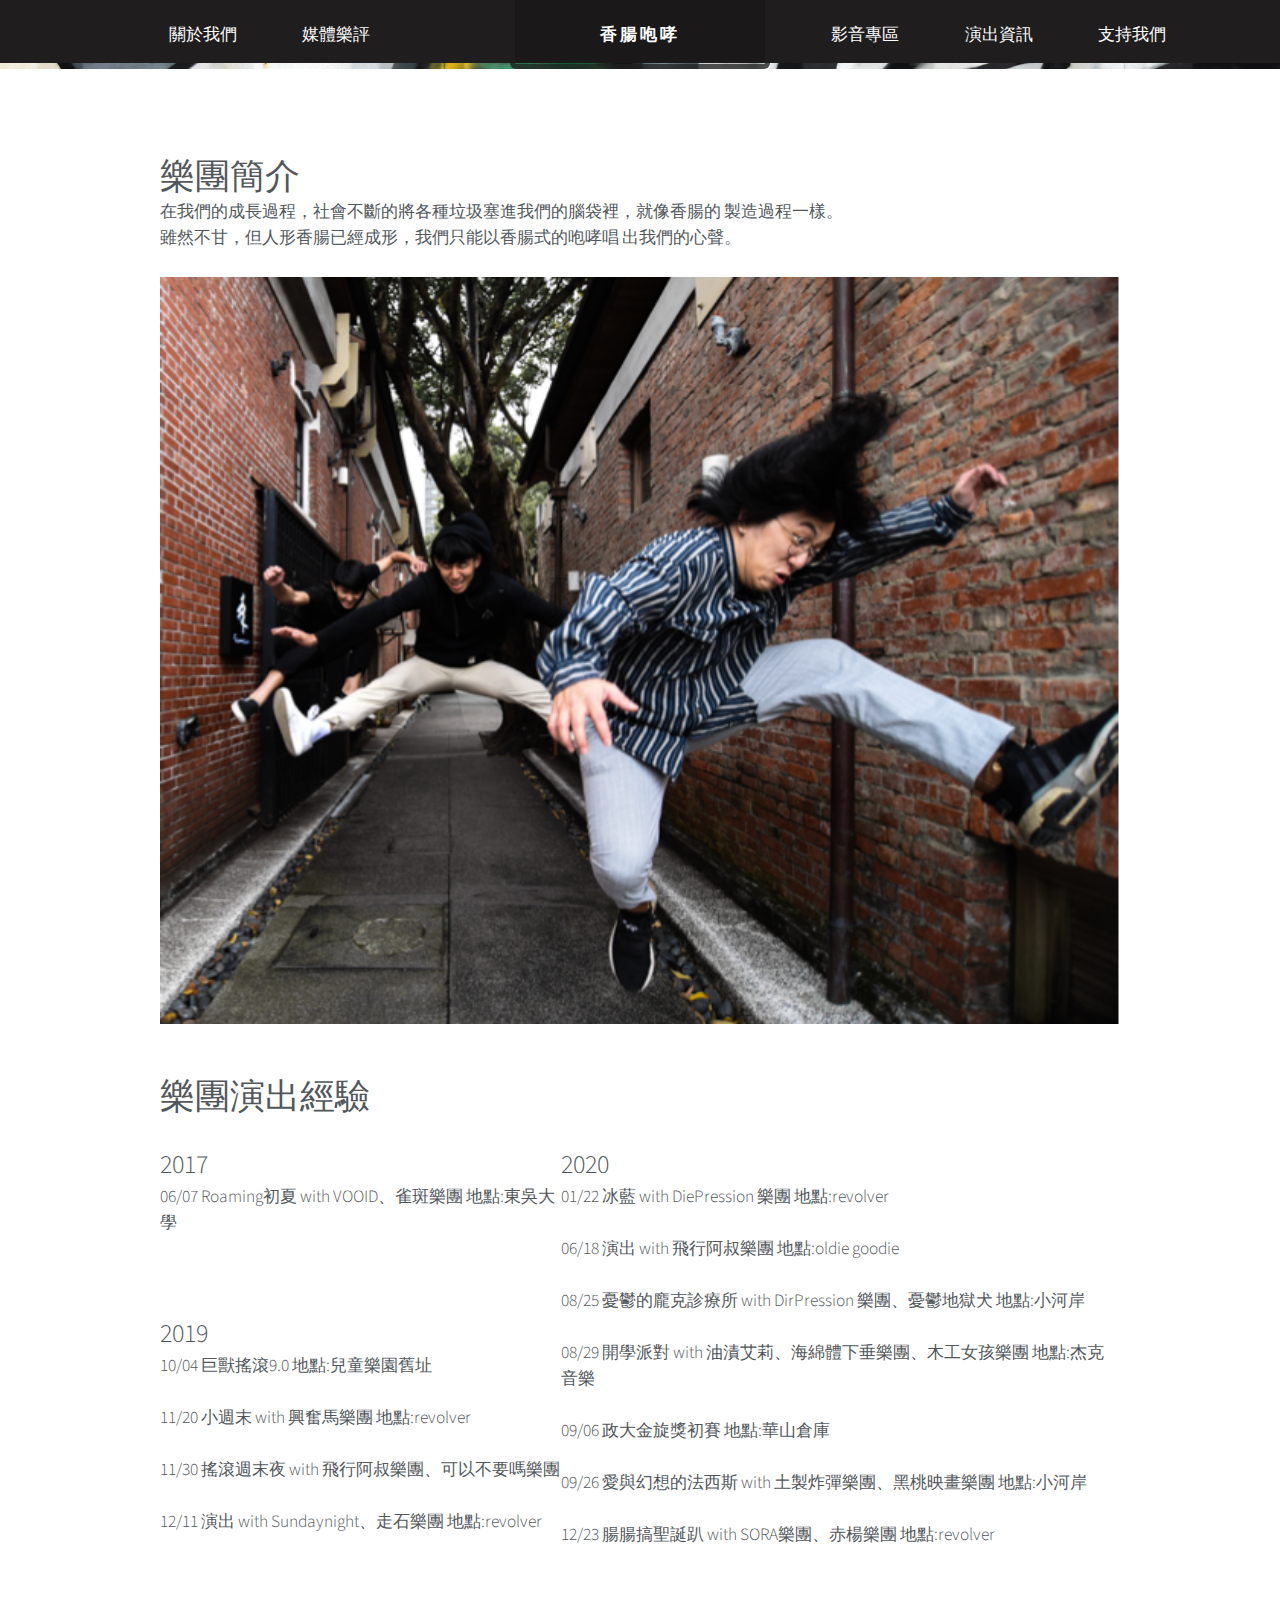
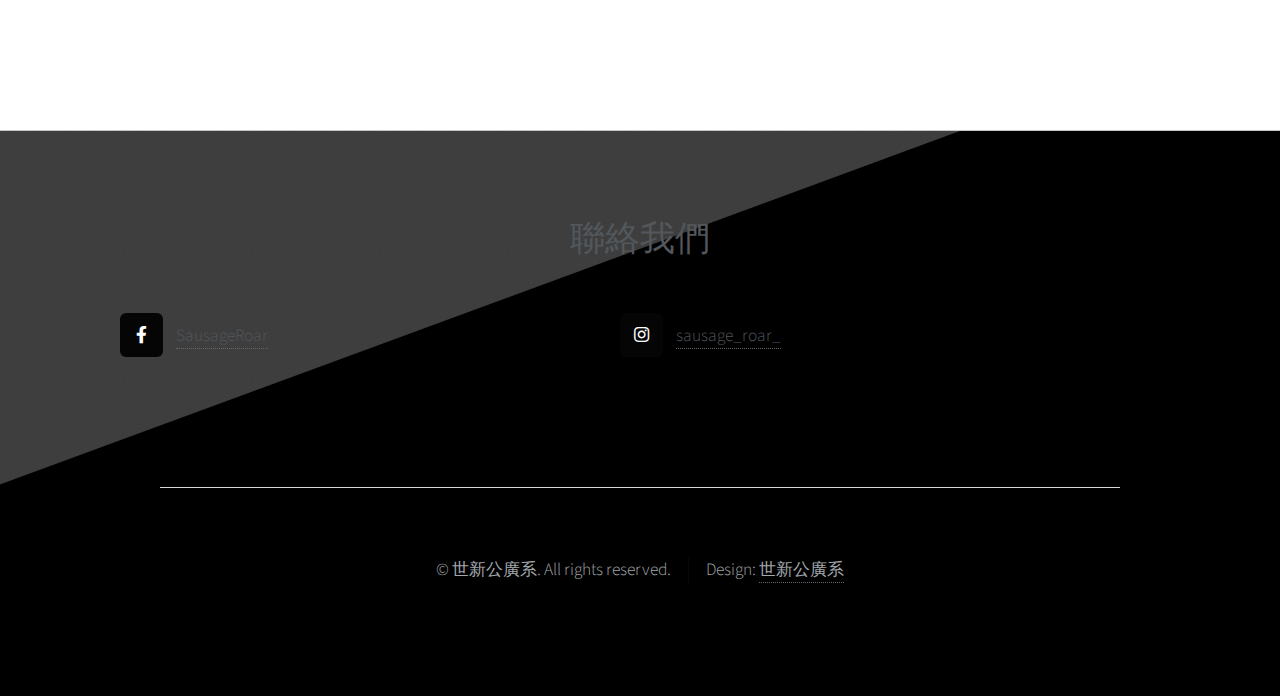
<file: about.html>
<!DOCTYPE HTML>
<!--
	Telephasic by HTML5 UP
	html5up.net | @ajlkn
	Free for personal and commercial use under the CCA 3.0 license (html5up.net/license)
-->
<html>
	<head>
		<title>香腸咆哮-關於我們P</title>
		<meta charset="utf-8" />
		<meta name="viewport" content="width=device-width, initial-scale=1, user-scalable=no" />
		<link rel="stylesheet" href="assets/css/main.css" />
	</head>
	<body class="no-sidebar is-preload">
		<div id="page-wrapper">

			<!-- Header -->
				<div id="header-wrapper">
					<div id="header" class="container">

						<!-- Logo -->
							<h1 id="logo"><a href="index.html">香腸咆哮</a></h1>

						<!-- Nav -->
							<nav id="nav">
								<ul>
									<li>
									
										<ul>
											<li><a href="#">Lorem ipsum dolor</a></li>
											<li><a href="#">Magna phasellus</a></li>
											<li><a href="#">Etiam dolore nisl</a></li>
											<li>
												<a href="#">Phasellus consequat</a>
												<ul>
													<li><a href="#">Lorem ipsum dolor</a></li>
													<li><a href="#">Phasellus consequat</a></li>
													<li><a href="#">Magna phasellus</a></li>
													<li><a href="#">Etiam dolore nisl</a></li>
												</ul>
											</li>
											<li><a href="#">Veroeros feugiat</a></li>
										</ul>
									</li>
									<li><a href="about.html">關於我們</a></li>
									<li><a href="comment.html">媒體樂評</a></li>
									<li class="break"><a href="right-sidebar.html"></a></li>
									
									<li><a href="video.html">影音專區</a></li>
									<li><a href="show.html">演出資訊</a></li>
									<li><a href="store.html">支持我們</a></li>
								</ul>
							</nav>

					</div>
				</div>

			<!-- Main -->
			
				<div class="wrapper">
					<div class="container" id="main">

						<!-- Content -->
							<article id="content">
								<header>
									<h2>樂團簡介</h2>
									<h5>在我們的成長過程，社會不斷的將各種垃圾塞進我們的腦袋裡，就像香腸的 製造過程一樣。 <br> 雖然不甘，但人形香腸已經成形，我們只能以香腸式的咆哮唱 出我們的心聲。</h5>
								</header>
								<a href="#" class="image featured"><img src="images/0002.png" alt="" /></a>
								
						
								
									<h2>樂團演出經驗</h2>
								<br>

								<table>
									<tr>
										<td>
								<h3>2017</h3>
								<p>06/07 Roaming初夏 with VOOID、雀斑樂團   地點:東吳大學</p>
<br><br>

								<h3>2019</h3>
								
								<p>10/04 巨獸搖滾9.0   地點:兒童樂園舊址</p>
								<p>11/20 小週末 with 興奮馬樂團 地點:revolver</p>
								<p>11/30 搖滾週末夜 with 飛行阿叔樂團、可以不要嗎樂團 </p>
								<p>12/11 演出 with Sundaynight、走石樂團 地點:revolver</p>
</td>
<TD>
								<h3>2020</h3>
								<p>01/22 冰藍 with DiePression 樂團 地點:revolver</p>
								<p>06/18 演出 with 飛行阿叔樂團 地點:oldie goodie</p>
								<p>08/25 憂鬱的龐克診療所 with DirPression 樂團、憂鬱地獄犬 地點:小河岸</p>
								<p>08/29 開學派對 with 油漬艾莉、海綿體下垂樂團、木工女孩樂團 地點:杰克音樂</p>
								<p>09/06 政大金旋獎初賽 地點:華山倉庫</p>
								<p>09/26 愛與幻想的法⻄斯 with 土製炸彈樂團、黑桃映畫樂團 地點:小河岸</p>
								<p>12/23 腸腸搞聖誕趴 with SORA樂團、赤楊樂團 地點:revolver</p>
							</article>
						</TD>
						</tr>
						</table>
								
								</ul>

								
									</ul>
								</section>
							</section>
						</div>
						</div>
					</div>
				</div>

		<!-- Footer -->
		<div id="footer-wrapper" style="background-color: black;">
			<div id="footer" class="container" >
				
			
				<header class="major">
					<h2>聯絡我們</h2>
					
				</header>
				<div class="row" >
					
					<section class="col-6 col-12-narrower">
						<div class="row gtr-1" >
							
							<ul class="divided icons col-6 col-12-mobile">
								<li class="icon brands fa-facebook-f"><a href="#"><span class="extra">facebook.com/</span>SausageRoar</a></li>
								
							</ul>
							
						</div>
						
					</section>
					<section class="col-6 col-12-narrower">
						<div class="row gtr-1">
							
							<ul class="divided icons col-6 col-12-mobile">
								<li class="icon brands fa-instagram"><a href="#"><span class="extra">instagram.com/</span>sausage_roar_</a></li>
								
							</ul>
							
						</div>
						
					</section>
					
				</div>
			</div>
			<div id="copyright" class="container">
				<ul class="menu">
					<li>&copy; 世新公廣系. All rights reserved.</li><li>Design: <a href="http://html5up.net">世新公廣系</a></li>
				</ul>
			</div>
		</div>

</div>
		<!-- Scripts -->
			<script src="assets/js/jquery.min.js"></script>
			<script src="assets/js/jquery.dropotron.min.js"></script>
			<script src="assets/js/browser.min.js"></script>
			<script src="assets/js/breakpoints.min.js"></script>
			<script src="assets/js/util.js"></script>
			<script src="assets/js/main.js"></script>

	</body>
</html>
</file>
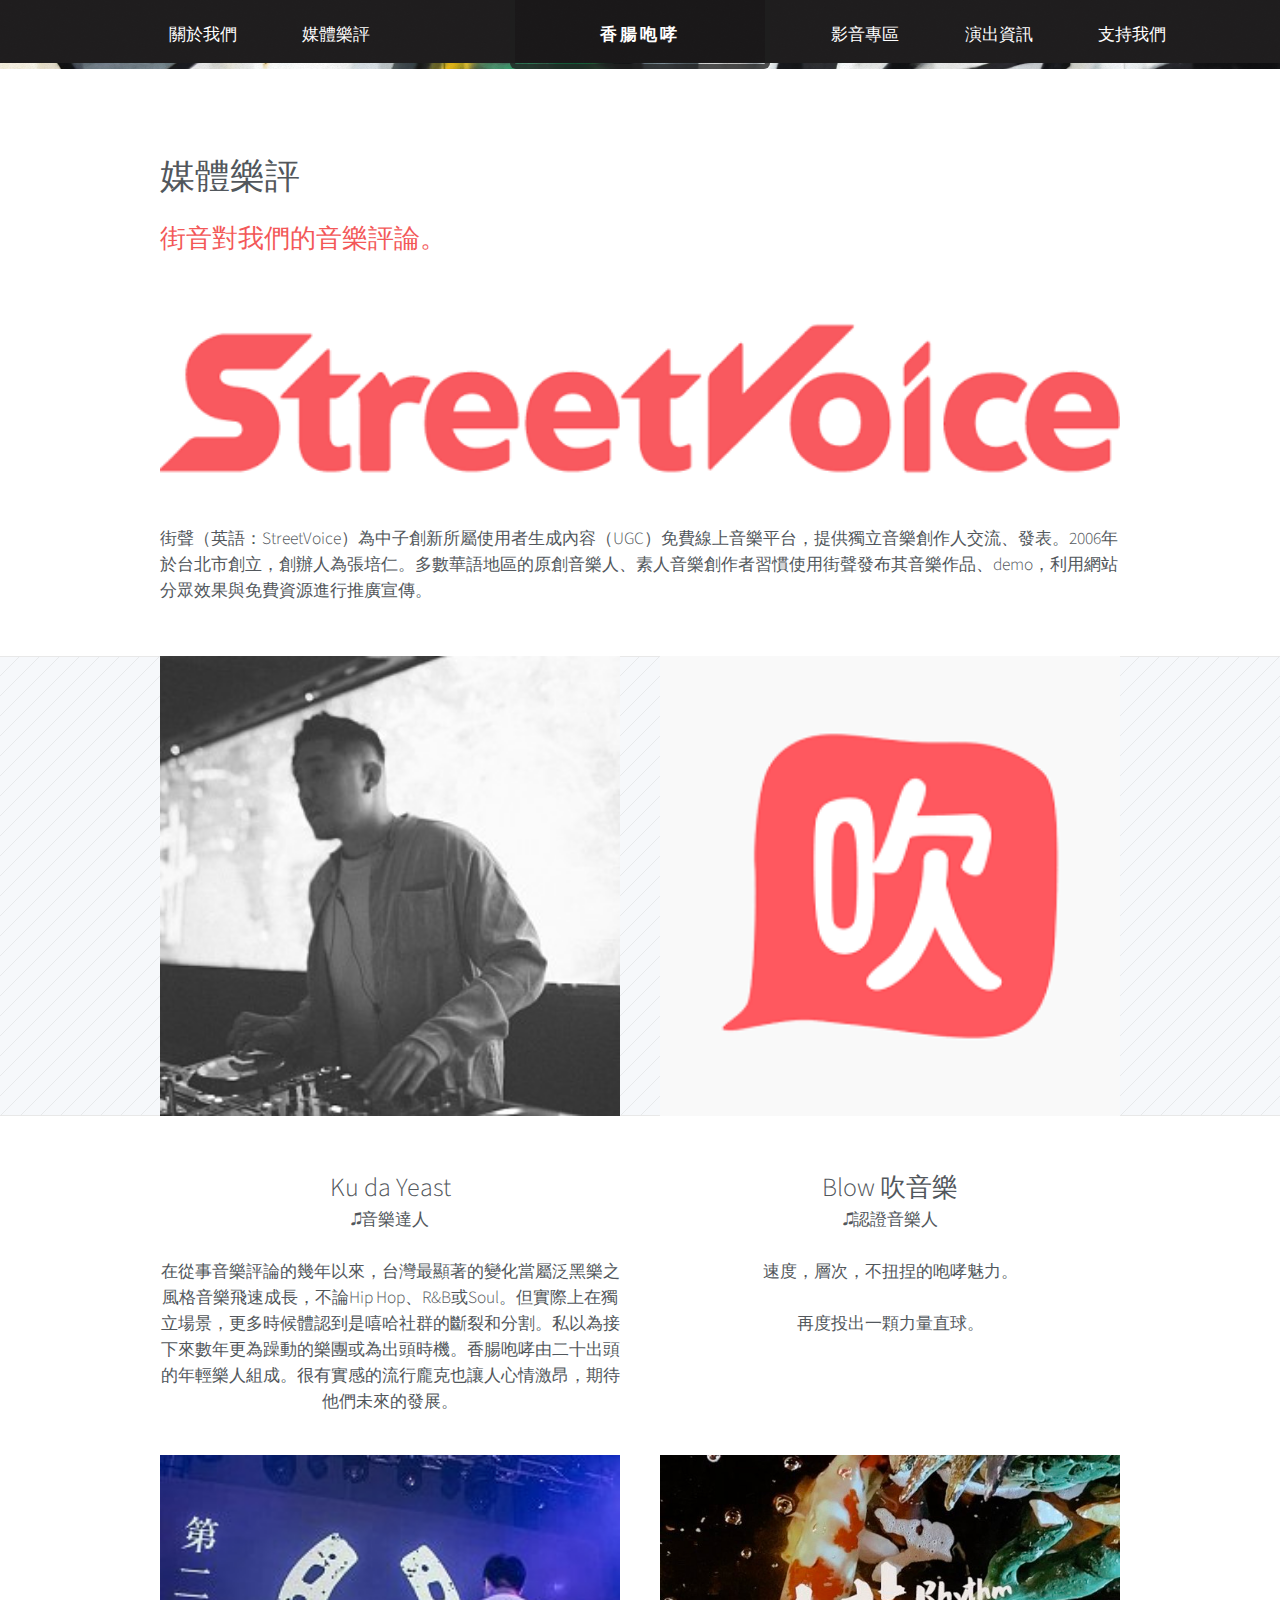
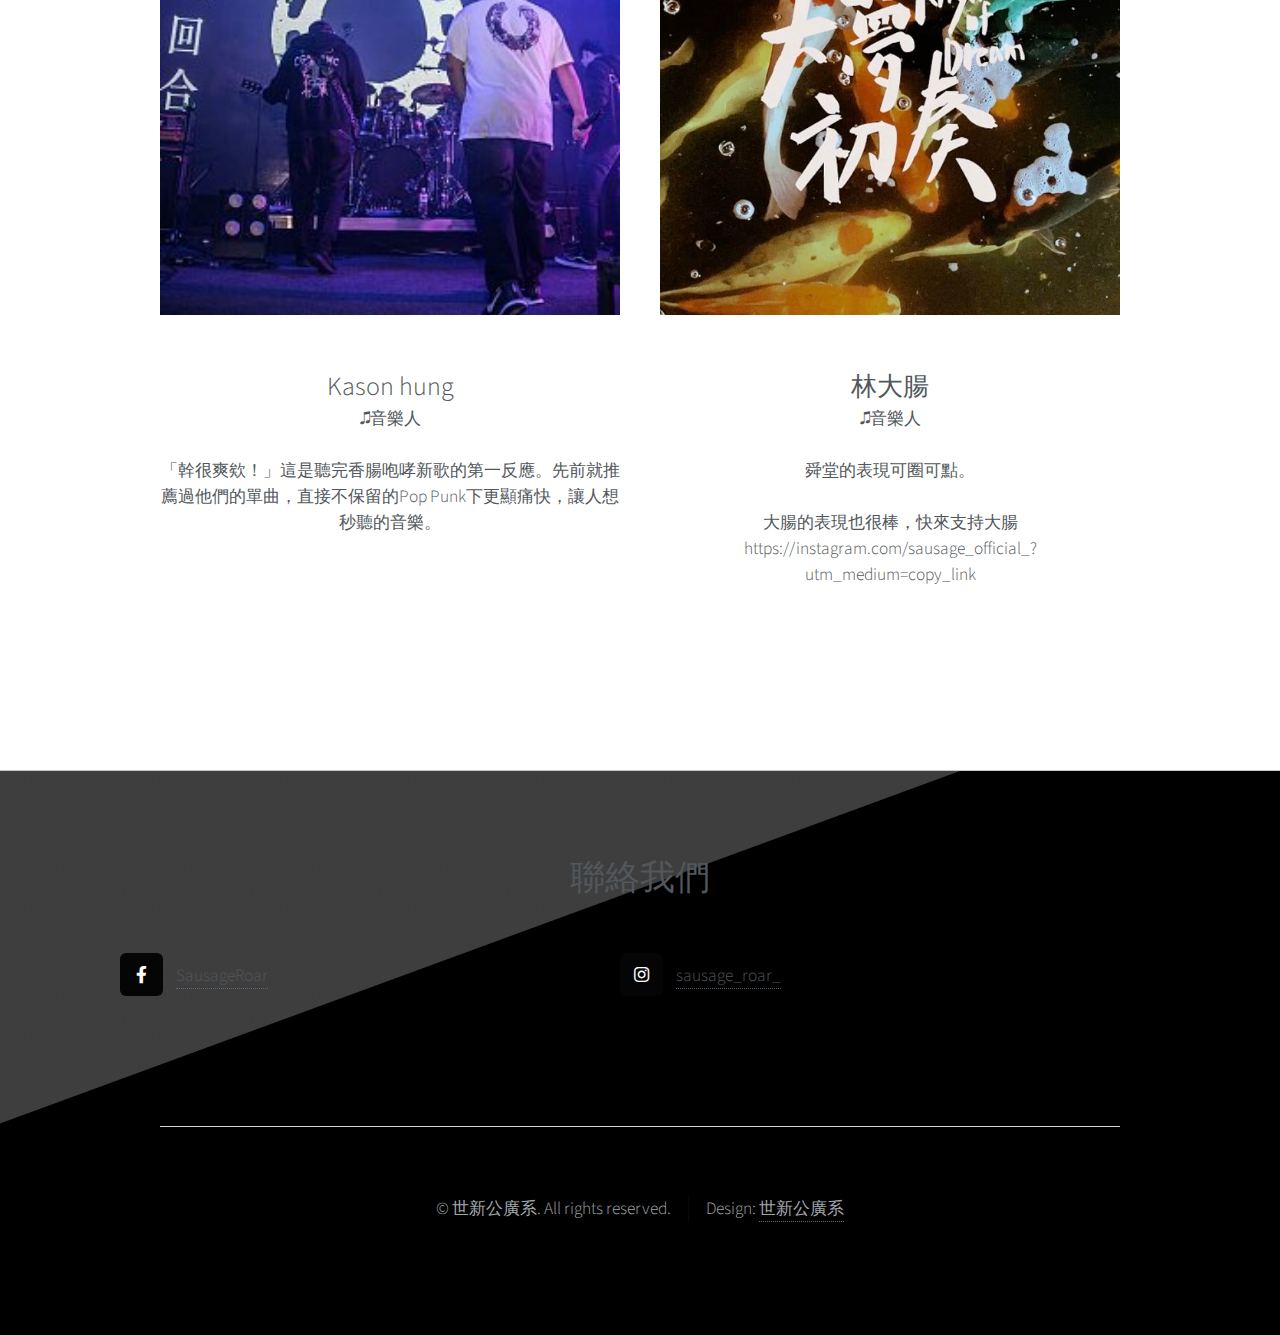
<file: comment.html>
<!DOCTYPE HTML>
<!--
	Telephasic by HTML5 UP
	html5up.net | @ajlkn
	Free for personal and commercial use under the CCA 3.0 license (html5up.net/license)
-->
<html>
	<head>
		<title>香腸咆哮-媒體樂評</title>
		<meta charset="utf-8" />
		<meta name="viewport" content="width=device-width, initial-scale=1, user-scalable=no" />
		<link rel="stylesheet" href="assets/css/main.css" />
	</head>
	<body class="no-sidebar is-preload">
		<div id="page-wrapper">

			<!-- Header -->
				<div id="header-wrapper">
					<div id="header" class="container">

						<!-- Logo -->
							<h1 id="logo"><a href="index.html">香腸咆哮</a></h1>

						<!-- Nav -->
							<nav id="nav">
								<ul>
									<li>
										
										<ul>
											<li><a href="#">Lorem ipsum dolor</a></li>
											<li><a href="#">Magna phasellus</a></li>
											<li><a href="#">Etiam dolore nisl</a></li>
											<li>
												<a href="#">Phasellus consequat</a>
												<ul>
													<li><a href="#">Lorem ipsum dolor</a></li>
													<li><a href="#">Phasellus consequat</a></li>
													<li><a href="#">Magna phasellus</a></li>
													<li><a href="#">Etiam dolore nisl</a></li>
												</ul>
											</li>
											<li><a href="#">Veroeros feugiat</a></li>
										</ul>
									</li>
									<li><a href="about.html">關於我們</a></li>
									<li><a href="comment.html">媒體樂評</a></li>
									<li class="break"><a href="right-sidebar.html"></a></li>
									
									<li><a href="video.html">影音專區</a></li>
									<li><a href="show.html">演出資訊</a></li>
									<li><a href="store.html">支持我們</a></li>
								</ul>
							</nav>

					</div>
				</div>

			<!-- Main -->
				<div class="wrapper">
					<div class="container" id="main">

						<!-- Content -->
							<article id="content">
								<header>
									<h2>媒體樂評</h2>
									<p>街音對我們的音樂評論。</p>
								</header>
								<a href="#" class="image featured"><img src="images/0003.png" alt="" /></a>
								<p>街聲（英語：StreetVoice）為中子創新所屬使用者生成內容（UGC）免費線上音樂平台，提供獨立音樂創作人交流、發表。2006年於台北市創立，創辦人為張培仁。多數華語地區的原創音樂人、素人音樂創作者習慣使用街聲發布其音樂作品、demo，利用網站分眾效果與免費資源進行推廣宣傳。
</p>
							</article>

						<div class="row features">
							<section class="col-6 col-12-narrower feature">
								<div class="image-wrapper first">
									<a href="#" class="image featured"><img src="images/0001.jfif" alt="" /></a>
								</div>
								<header>
									<h3>Ku da Yeast</h3>
										<h5>♫音樂達人</h5>
								</header>
								<p>在從事音樂評論的幾年以來，台灣最顯著的變化當屬泛黑樂之風格音樂飛速成長，不論Hip Hop、R&B或Soul。但實際上在獨立場景，更多時候體認到是嘻哈社群的斷裂和分割。私以為接下來數年更為躁動的樂團或為出頭時機。香腸咆哮由二十出頭的年輕樂人組成。很有實感的流行龐克也讓人心情激昂，期待他們未來的發展。</p>
								
							</section>
							<section class="col-6 col-12-narrower feature">
								<div class="image-wrapper">
									<a href="#" class="image featured"><img src="images/0004.png" alt="" /></a>
								</div>
								<header>
									<h3>Blow 吹音樂</h3>
										<h5>♫認證音樂人</h5>
								</header>
								<p>	速度，層次，不扭捏的咆哮魅力。
									</p>
									<p>	再度投出一顆力量直球。
									</p>
								
							</section>
							<section class="col-6 col-12-narrower feature">
								<div class="image-wrapper">
									<a href="#" class="image featured"><img src="images/0002.jpg" alt="" /></a>
								</div>
								<header>
									<h3>Kason hung</h3>
										<h5>♫音樂人</h5>
								</header>
								<p>「幹很爽欸！」這是聽完香腸咆哮新歌的第一反應。先前就推薦過他們的單曲，直接不保留的Pop Punk下更顯痛快，讓人想秒聽的音樂。</p>
								
							</section>
							<section class="col-6 col-12-narrower feature">
								<div class="image-wrapper">
									<a href="#" class="image featured"><img src="images/0005.jpg" alt="" /></a>
								</div>
								<header>
									<h3>林大腸</h3>
										<h5>♫音樂人</h5>
								</header>
								<p>舜堂的表現可圈可點。</p>
								<p>大腸的表現也很棒，快來支持大腸https://instagram.com/sausage_official_?utm_medium=copy_link</p>
								
						</div>
					</div>
				</div>

			
			<!-- Footer -->
			<div id="footer-wrapper" style="background-color: black;">
				<div id="footer" class="container" >
					
				
					<header class="major">
						<h2>聯絡我們</h2>
						
					</header>
					<div class="row" >
						
						<section class="col-6 col-12-narrower">
							<div class="row gtr-1" >
								
								<ul class="divided icons col-6 col-12-mobile">
									<li class="icon brands fa-facebook-f"><a href="#"><span class="extra">facebook.com/</span>SausageRoar</a></li>
									
								</ul>
								
							</div>
							
						</section>
						<section class="col-6 col-12-narrower">
							<div class="row gtr-1">
								
								<ul class="divided icons col-6 col-12-mobile">
									<li class="icon brands fa-instagram"><a href="#"><span class="extra">instagram.com/</span>sausage_roar_</a></li>
									
								</ul>
								
							</div>
							
						</section>
						
					</div>
				</div>
				<div id="copyright" class="container">
					<ul class="menu">
						<li>&copy; 世新公廣系. All rights reserved.</li><li>Design: <a href="http://html5up.net">世新公廣系</a></li>
					</ul>
				</div>
			</div>

	</div>

		<!-- Scripts -->
			<script src="assets/js/jquery.min.js"></script>
			<script src="assets/js/jquery.dropotron.min.js"></script>
			<script src="assets/js/browser.min.js"></script>
			<script src="assets/js/breakpoints.min.js"></script>
			<script src="assets/js/util.js"></script>
			<script src="assets/js/main.js"></script>

	</body>
</html>
</file>
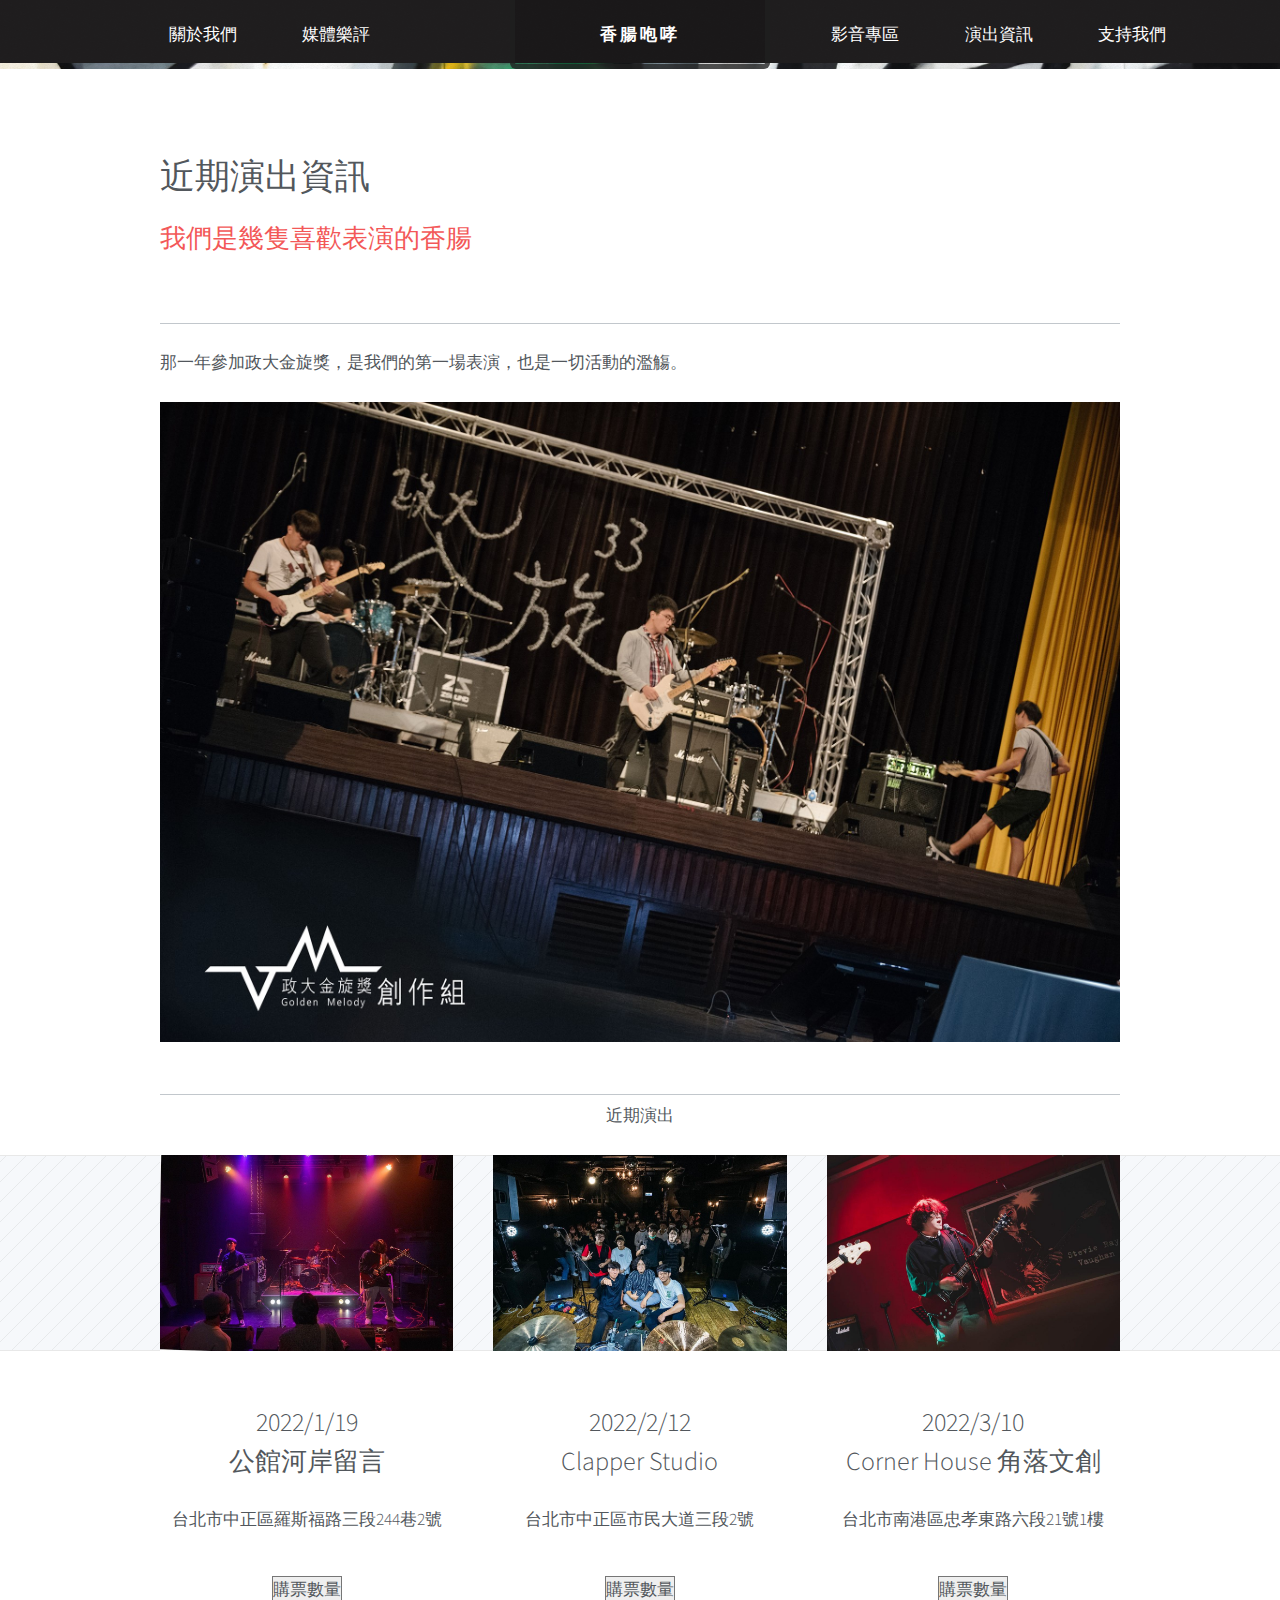
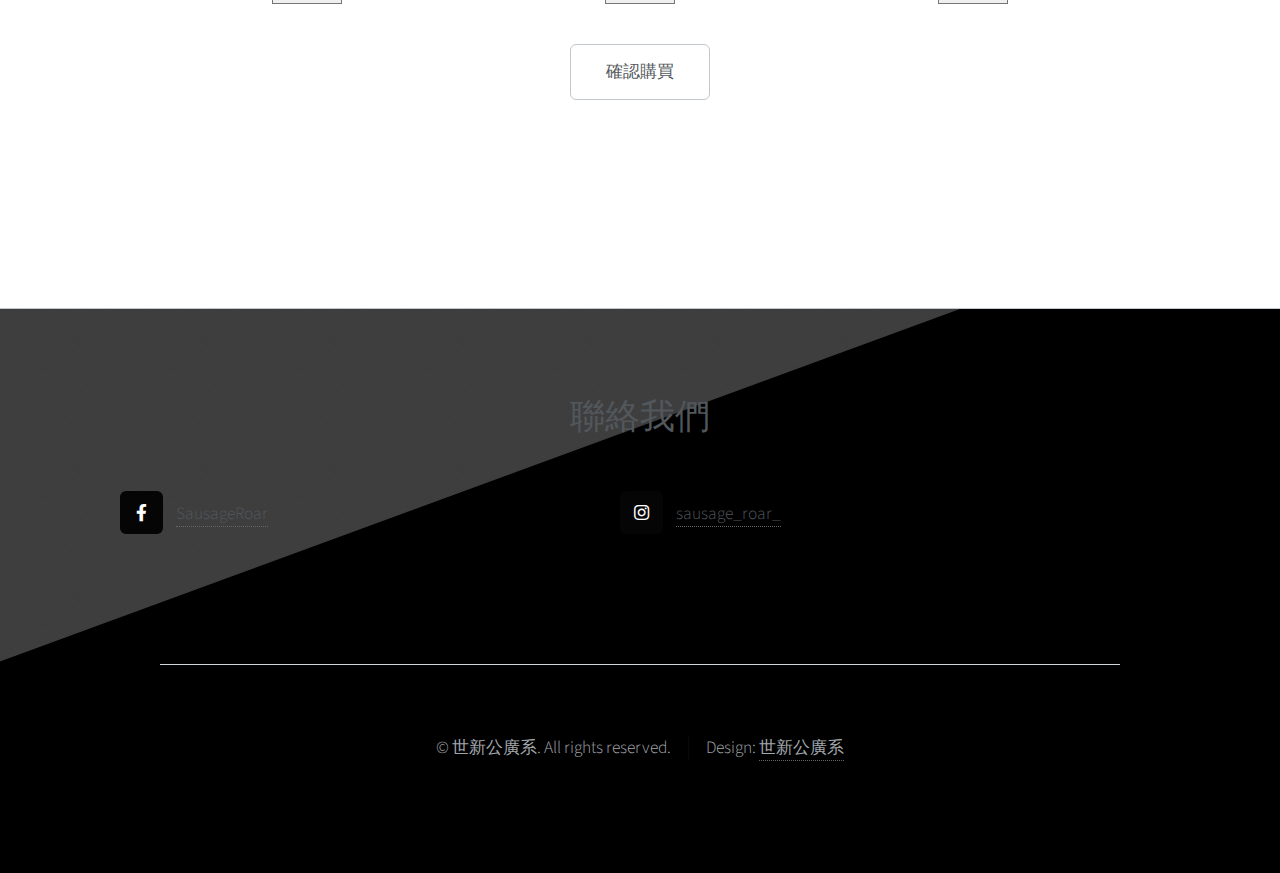
<file: show.html>
<!DOCTYPE HTML>
<!--
	Telephasic by HTML5 UP
	html5up.net | @ajlkn
	Free for personal and commercial use under the CCA 3.0 license (html5up.net/license)
-->
<html>
	<head>
		<title>香腸咆哮-演出資訊</title>
		<meta charset="utf-8" />
		<meta name="viewport" content="width=device-width, initial-scale=1, user-scalable=no" />
		<link rel="stylesheet" href="assets/css/main.css" />
	</head>
	<body class="no-sidebar is-preload">
		<div id="page-wrapper">

			<!-- Header -->
				<div id="header-wrapper">
					<div id="header" class="container">

						<!-- Logo -->
							<h1 id="logo"><a href="index.html">香腸咆哮</a></h1>

						<!-- Nav -->
							<nav id="nav">
								<ul>
									<li>
									
										<ul>
											<li><a href="#">Lorem ipsum dolor</a></li>
											<li><a href="#">Magna phasellus</a></li>
											<li><a href="#">Etiam dolore nisl</a></li>
											<li>
												<a href="#">Phasellus consequat</a>
												<ul>
													<li><a href="#">Lorem ipsum dolor</a></li>
													<li><a href="#">Phasellus consequat</a></li>
													<li><a href="#">Magna phasellus</a></li>
													<li><a href="#">Etiam dolore nisl</a></li>
												</ul>
											</li>
											<li><a href="#">Veroeros feugiat</a></li>
										</ul>
									</li>
									<li><a href="about.html">關於我們</a></li>
									<li><a href="comment.html">媒體樂評</a></li>
									<li class="break"><a href="right-sidebar.html"></a></li>
									
									<li><a href="video.html">影音專區</a></li>
									<li><a href="show.html">演出資訊</a></li>
									<li><a href="store.html">支持我們</a></li>
								</ul>
							</nav>

					</div>
				</div>

			<!-- Main -->
				<div class="wrapper">
					<div class="container" id="main">

						<!-- Content -->
							<article id="content">
								<header>
									<h2>近期演出資訊</h2>
									<p>我們是幾隻喜歡表演的香腸</p>
									<hr>
								</header>
								<p>那一年參加政大金旋獎，是我們的第一場表演，也是一切活動的濫觴。</p>
								<a href="https://www.facebook.com/SausageRoar/photos/a.155084928356422/155084655023116" class="image featured"><img src="images/001.jpg" alt="" /></a>
								</hr>
							</article>
						
						<!-- Tickets -->

						<hr>
						<header class="major">
							<h1>近期演出</h1>
						</header>
						
						<div class="row features">
							<section class="col-4 col-12-narrower feature">
								<div class="image-wrapper first">
									<a href="https://www.riverside.com.tw/" target="_blank" class="image featured"><img src="images/pic003.jpg" alt="" /></a>
								</div>
								<header>
									<h3>2022/1/19</h3>
									<h3>公館河岸留言</h3>
								</header>
								<p>台北市中正區羅斯福路三段244巷2號</p>
								<ul class="actions">
									<select>
										<option>購票數量</option>
										<option>1張</option>
										<option>2張</option>
										<option>3張</option>
										<option>4張</option>
										<option>5張</option>
										<option>6張</option>
									</select>
								</ul>
							</section>
							<section class="col-4 col-12-narrower feature">
								<div class="image-wrapper">
									<a href="https://www.syntrend.com.tw/space/index.html" target="_blank" class="image featured"><img src="images/pic004.jpg" alt="" /></a>
								</div>
								<header>
									<h3>2022/2/12</h3>
									<h3>Clapper Studio</h3>
								</header>
								<p>台北市中正區市民大道三段2號</p>

								
								<ul class="actions">
									<select>
										<option>購票數量</option>
										<option>1張</option>
										<option>2張</option>
										<option>3張</option>
										<option>4張</option>
										<option>5張</option>
										<option>6張</option>
									</select>
								</ul>
							</section>
							<section class="col-4 col-12-narrower feature">
								<div class="image-wrapper">
									<a href="https://www.corner-house.com.tw/" target="_blank" class="image featured"><img src="images/pic005.jpg" alt="" /></a>
								</div>
								<header>
									<h3>2022/3/10</h3>
									<h3>Corner House 角落文創</h3>
								</header>
								<p>台北市南港區忠孝東路六段21號1樓</p>
								<ul class="actions">
									<select>
										<option>購票數量</option>
										<option>1張</option>
										<option>2張</option>
										<option>3張</option>
										<option>4張</option>
										<option>5張</option>
										<option>6張</option>
									</select>
								</ul>
							</section>
							<section class="col-12 col-12-narrower feature">
							<center><input class='prompttest11' type="button" value="確認購買" >
							<p class='show'></p>
								 <script>
									 var button = document.querySelector('.prompttest11');
									 var showtxt = document.querySelector('.show');
							 
									 function popup3(e) {
										 var guest = window.prompt( '以利聯絡，輸入您的電子郵件', '@mail.com.tw');
										 if (guest == null || "") {
											 showtxt.innerHTML = '您已取消輸入'
										 } else {
											 showtxt.innerHTML = '謝謝' + guest + '的購買，祝您演出愉快'
										 }
							 
									 }
									 button.addEventListener('click', popup3);
								 </script>
								 </div>

						</div>
					</div>
				</div>

			<!-- Footer -->
			<div id="footer-wrapper" style="background-color: black;">
				<div id="footer" class="container" >
					
				
					<header class="major">
						<h2>聯絡我們</h2>
						
					</header>
					<div class="row" >
						
						<section class="col-6 col-12-narrower">
							<div class="row gtr-1" >
								
								<ul class="divided icons col-6 col-12-mobile">
									<li class="icon brands fa-facebook-f"><a href="#"><span class="extra">facebook.com/</span>SausageRoar</a></li>
									
								</ul>
								
							</div>
							
						</section>
						<section class="col-6 col-12-narrower">
							<div class="row gtr-1">
								
								<ul class="divided icons col-6 col-12-mobile">
									<li class="icon brands fa-instagram"><a href="#"><span class="extra">instagram.com/</span>sausage_roar_</a></li>
									
								</ul>
								
							</div>
							
						</section>
						
					</div>
				</div>
				<div id="copyright" class="container">
					<ul class="menu">
						<li>&copy; 世新公廣系. All rights reserved.</li><li>Design: <a href="http://html5up.net">世新公廣系</a></li>
					</ul>
				</div>
			</div>

	</div>

		<!-- Scripts -->
			<script src="assets/js/jquery.min.js"></script>
			<script src="assets/js/jquery.dropotron.min.js"></script>
			<script src="assets/js/browser.min.js"></script>
			<script src="assets/js/breakpoints.min.js"></script>
			<script src="assets/js/util.js"></script>
			<script src="assets/js/main.js"></script>

	</body>
</html>
</file>
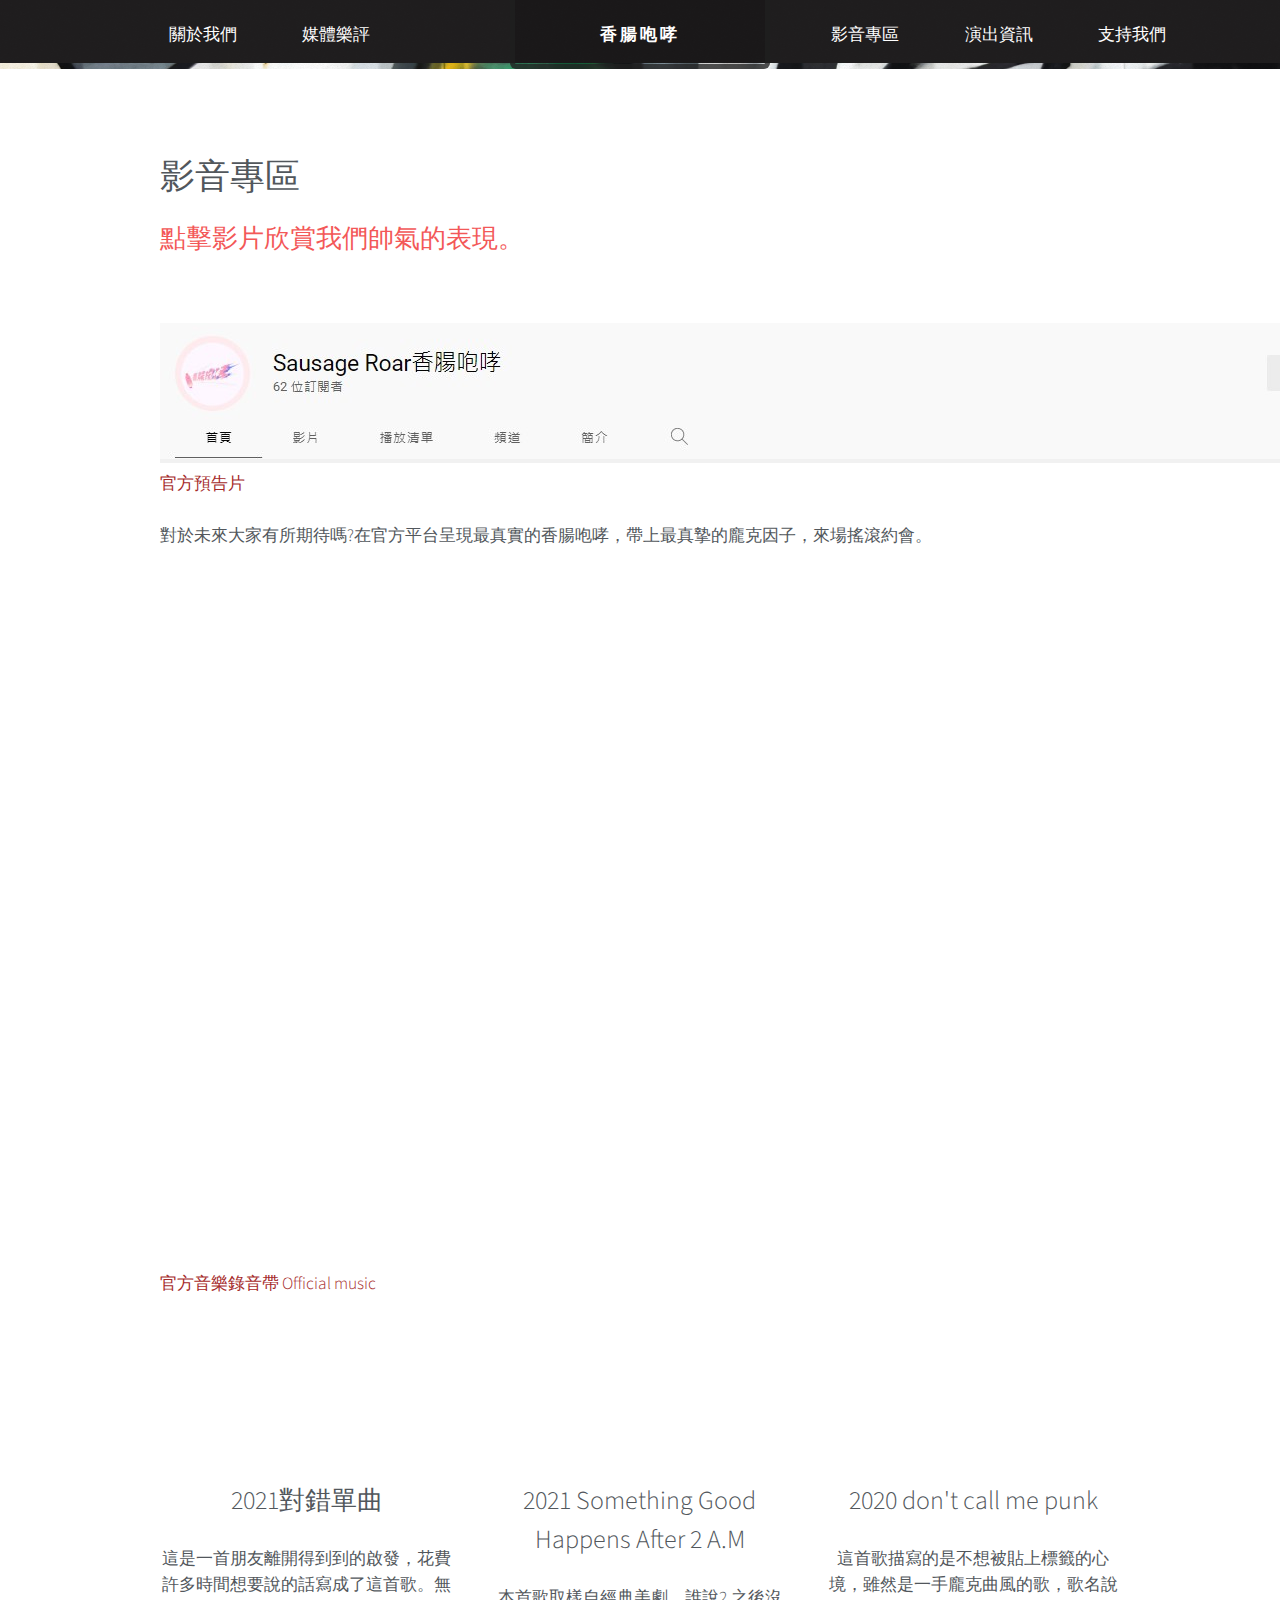
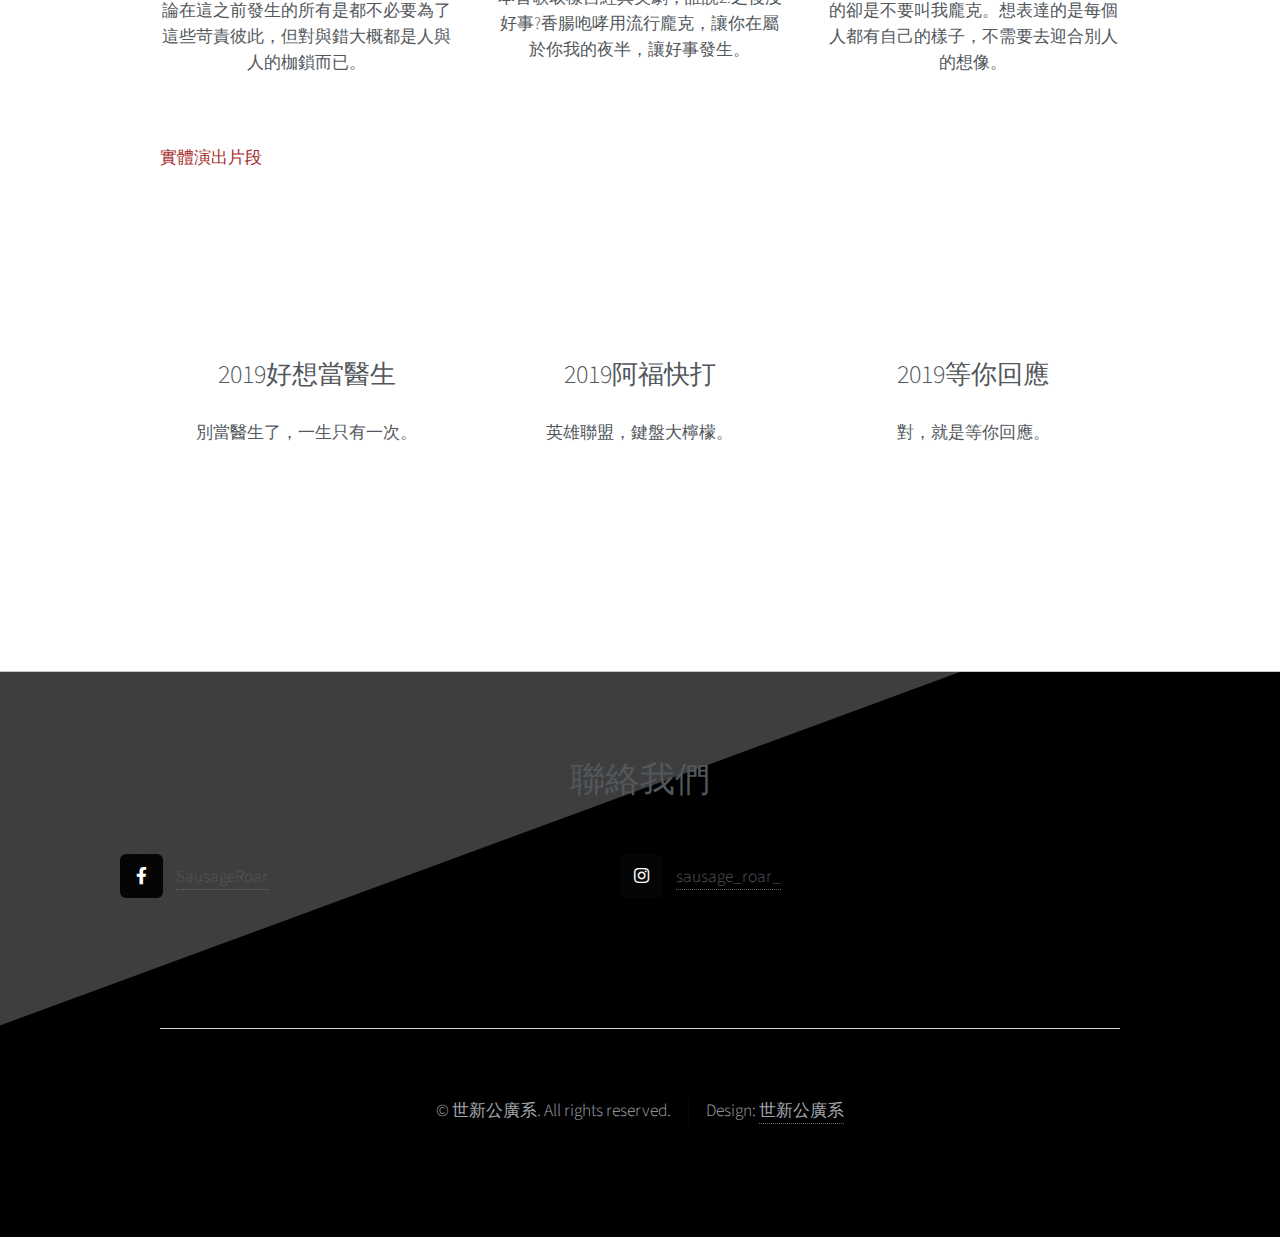
<file: video.html>
<!DOCTYPE HTML>
<!--
	Telephasic by HTML5 UP
	html5up.net | @ajlkn
	Free for personal and commercial use under the CCA 3.0 license (html5up.net/license)
-->
<html>
	<head>
		<title>香腸咆哮-影音</title>
		<meta charset="utf-8" />
		<meta name="viewport" content="width=device-width, initial-scale=1, user-scalable=no" />
		<link rel="stylesheet" href="assets/css/main.css" />
	</head>
	<body class="no-sidebar is-preload">
		<div id="page-wrapper">

			<!-- Header -->
				<div id="header-wrapper">
					<div id="header" class="container">

						<!-- Logo -->
							<h1 id="logo"><a href="index.html">香腸咆哮</a></h1>

						<!-- Nav -->
							<nav id="nav">
								<ul>
									<li>
										
										<ul>
											<li><a href="#">Lorem ipsum dolor</a></li>
											<li><a href="#">Magna phasellus</a></li>
											<li><a href="#">Etiam dolore nisl</a></li>
											<li>
												<a href="#">Phasellus consequat</a>
												<ul>
													<li><a href="#">Lorem ipsum dolor</a></li>
													<li><a href="#">Phasellus consequat</a></li>
													<li><a href="#">Magna phasellus</a></li>
													<li><a href="#">Etiam dolore nisl</a></li>
												</ul>
											</li>
											<li><a href="#">Veroeros feugiat</a></li>
										</ul>
									</li>
									<li><a href="about.html">關於我們</a></li>
									<li><a href="no-sidebar.html">媒體樂評</a></li>
									<li class="break"><a href="right-sidebar.html"></a></li>
									
									<li><a href="video.html">影音專區</a></li>
									<li><a href="show.html">演出資訊</a></li>
									<li><a href="store.html">支持我們</a></li>
								</ul>
							</nav>

					</div>
				</div>

			<!-- Main -->
				<div class="wrapper">
					<div class="container" id="main">

						<!-- Content -->
							<article id="content">
								<header>
									<h2 style="font-weight: 500;">影音專區 </h2>
									<p>點擊影片欣賞我們帥氣的表現。</p>
								</header>
								<div>
									<img src="images/youtube.jpg" alt="youtube">
								 </div>
	 
								<p style="color: brown;">官方預告片</p>
								<p>對於未來大家有所期待嗎?在官方平台呈現最真實的香腸咆哮，帶上最真摯的龐克因子，來場搖滾約會。</p>
								<section class="col- col-12-narrower feature">
								<iframe src="https://www.facebook.com/plugins/video.php?height=314&href=https%3A%2F%2Fwww.facebook.com%2FSausageRoar%2Fvideos%2F495626421672468%2F&show_text=false&width=560&t=0" width="560" height="314" style="border:none;overflow:hidden" scrolling="no" frameborder="0" allowfullscreen="true" allow="autoplay; clipboard-write; encrypted-media; picture-in-picture; web-share" allowFullScreen="true"></iframe>
								<iframe src="https://www.facebook.com/plugins/video.php?height=420&href=https%3A%2F%2Fwww.facebook.com%2FSausageRoar%2Fvideos%2F448401323281071%2F&show_text=false&width=560&t=0" width="560" height="314" style="border:none;overflow:hidden" scrolling="no" frameborder="0" allowfullscreen="true" allow="autoplay; clipboard-write; encrypted-media; picture-in-picture; web-share" allowFullScreen="true"></iframe>
							</section>

							<h4 style="color: brown;">官方音樂錄音帶 Official music<h4> <br>
						<div class="row features">
							<section class="col-4 col-12-narrower feature">
								<div class="video-wrapper first">
									<iframe width="auto" height="" src="https://www.youtube.com/embed/j7Hz9VOq-MQ" title="YouTube video player" frameborder="0" allow="accelerometer; autoplay; clipboard-write; encrypted-media; gyroscope; picture-in-picture" allowfullscreen></iframe>
								</div>
								<header>
									<h3>2021對錯單曲</h3>
								</header>
								<p>這是一首朋友離開得到到的啟發，花費許多時間想要說的話寫成了這首歌。無論在這之前發生的所有是都不必要為了這些苛責彼此，但對與錯大概都是人與人的枷鎖而已。</p>
								<ul class="actions">
									
								</ul>
							</section>
							<section class="col-4 col-12-narrower feature">
								<div class="video-wrapper">
									<iframe width="auto" height="" src="https://www.youtube.com/embed/BgrHF1HI-pE" title="YouTube video player" frameborder="0" allow="accelerometer; autoplay; clipboard-write; encrypted-media; gyroscope; picture-in-picture" allowfullscreen></iframe>
								</div>
								<header>
									<h3>2021 Something Good Happens After 2 A.M</h3>
								</header>
								<p>本首歌取樣自經典美劇，誰說2.之後沒好事?香腸咆哮用流行龐克，讓你在屬於你我的夜半，讓好事發生。</p>
								<ul class="actions">
									
								</ul>
							</section>
							<section class="col-4 col-12-narrower feature">
								<div class="video-wrapper">
									<iframe width="auto" height="" src="https://www.youtube.com/embed/ItATfHH7lV8" title="YouTube video player" frameborder="0" allow="accelerometer; autoplay; clipboard-write; encrypted-media; gyroscope; picture-in-picture" allowfullscreen></iframe>
								</div>
								<header>
									<h3>2020 don't call me punk</h3>
								</header>
								<p>這首歌描寫的是不想被貼上標籤的心境，雖然是一手龐克曲風的歌，歌名說的卻是不要叫我龐克。想表達的是每個人都有自己的樣子，不需要去迎合別人的想像。</p>
								<ul class="actions">
									
								</ul>
							</section>
						</div>
						<h4 style="color: brown;">實體演出片段<h4> <br>
							<div class="row features">
								<section class="col-4 col-12-narrower feature">
									<div class="video-wrapper first">
										<iframe width="auto" height="" src="https://www.youtube.com/embed/Z9TrLZ5oPDM" title="YouTube video player" frameborder="0" allow="accelerometer; autoplay; clipboard-write; encrypted-media; gyroscope; picture-in-picture" allowfullscreen></iframe>
									</div>
									<header>
										<h3>2019好想當醫生</h3>
									</header>
									<p>別當醫生了，一生只有一次。</p>
									<ul class="actions">
										
									</ul>
								</section>
								<section class="col-4 col-12-narrower feature">
									<div class="video-wrapper">
										<iframe width="auto" height="" src="https://www.youtube.com/embed/T3VJ5F1Oz-I" title="YouTube video player" frameborder="0" allow="accelerometer; autoplay; clipboard-write; encrypted-media; gyroscope; picture-in-picture" allowfullscreen></iframe>
									</div>
									<header>
										<h3>2019阿福快打</h3>
									</header>
									<p>英雄聯盟，鍵盤大檸檬。</p>
									<ul class="actions">
										
									</ul>
								</section>
								<section class="col-4 col-12-narrower feature">
									<div class="video-wrapper">
										<iframe width="auto" height="" src="https://www.youtube.com/embed/6kXTnsbVcdg" title="YouTube video player" frameborder="0" allow="accelerometer; autoplay; clipboard-write; encrypted-media; gyroscope; picture-in-picture" allowfullscreen></iframe>
									</div>
									<header>
										<h3>2019等你回應</h3>
									</header>
									<p>對，就是等你回應。</p>
									<ul class="actions">
										
									</ul>
								</section>
							</div>
					</div>
				</div>

			<!-- Footer -->
			<div id="footer-wrapper" style="background-color: black;">
				<div id="footer" class="container" >
					
				
					<header class="major">
						<h2>聯絡我們</h2>
						
					</header>
					<div class="row" >
						
						<section class="col-6 col-12-narrower">
							<div class="row gtr-1" >
								
								<ul class="divided icons col-6 col-12-mobile">
									<li class="icon brands fa-facebook-f"><a href="#"><span class="extra">facebook.com/</span>SausageRoar</a></li>
									
								</ul>
								
							</div>
							
						</section>
						<section class="col-6 col-12-narrower">
							<div class="row gtr-1">
								
								<ul class="divided icons col-6 col-12-mobile">
									<li class="icon brands fa-instagram"><a href="#"><span class="extra">instagram.com/</span>sausage_roar_</a></li>
									
								</ul>
								
							</div>
							
						</section>
						
					</div>
				</div>
				<div id="copyright" class="container">
					<ul class="menu">
						<li>&copy; 世新公廣系. All rights reserved.</li><li>Design: <a href="http://html5up.net">世新公廣系</a></li>
					</ul>
				</div>
			</div>

	</div>

		<!-- Scripts -->
			<script src="assets/js/jquery.min.js"></script>
			<script src="assets/js/jquery.dropotron.min.js"></script>
			<script src="assets/js/browser.min.js"></script>
			<script src="assets/js/breakpoints.min.js"></script>
			<script src="assets/js/util.js"></script>
			<script src="assets/js/main.js"></script>

	</body>
</html>
</file>
<file: assets/css/main.css>
@import url("fontawesome-all.min.css");
@import url("https://fonts.googleapis.com/css?family=Source+Sans+Pro:300,300italic,400,400italic,600");

/*
	Telephasic by HTML5 UP
	html5up.net | @ajlkn
	Free for personal and commercial use under the CCA 3.0 license (html5up.net/license)
*/

html, body, div, span, applet, object,
iframe, h1, h2, h3, h4, h5, h6, p, blockquote,
pre, a, abbr, acronym, address, big, cite,
code, del, dfn, em, img, ins, kbd, q, s, samp,
small, strike, strong, sub, sup, tt, var, b,
u, i, center, dl, dt, dd, ol, ul, li, fieldset,
form, label, legend, table, caption, tbody,
tfoot, thead, tr, th, td, article, aside,
canvas, details, embed, figure, figcaption,
footer, header, hgroup, menu, nav, output, ruby,
section, summary, time, mark, audio, video {
	margin: 0;
	padding: 0;
	border: 0;
	font-size: 100%;
	font: inherit;
	vertical-align: baseline;}

article, aside, details, figcaption, figure,
footer, header, hgroup, menu, nav, section {
	display: block;}

body {
	line-height: 1;
}

ol, ul {
	list-style: none;
}

blockquote, q {
	quotes: none;
}

	blockquote:before, blockquote:after, q:before, q:after {
		content: '';
		content: none;
	}

table {
	border-collapse: collapse;
	border-spacing: 0;
}

body {
	-webkit-text-size-adjust: none;
}

mark {
	background-color: transparent;
	color: inherit;
}

input::-moz-focus-inner {
	border: 0;
	padding: 0;
}

input, select, textarea {
	-moz-appearance: none;
	-webkit-appearance: none;
	-ms-appearance: none;
	appearance: none;
}

/* Basic */

	@-ms-viewport {
		width: device-width;
	}

	html {
		box-sizing: border-box;
	}

	*, *:before, *:after {
		box-sizing: inherit;
	}

	body {
		background: #f5f7fa;
		font-family: 'Source Sans Pro', sans-serif;
		font-weight: 300;
		color: #52575c;
		line-height: 1.75em;
		font-size: 14pt;
	}

		body.is-preload *, body.is-preload *:before, body.is-preload *:after {
			-moz-animation: none !important;
			-webkit-animation: none !important;
			-ms-animation: none !important;
			animation: none !important;
			-moz-transition: none !important;
			-webkit-transition: none !important;
			-ms-transition: none !important;
			transition: none !important;
		}

	input, textarea, select {
		font-family: 'Source Sans Pro', sans-serif;
		font-weight: 300;
		color: #52575c;
		line-height: 1.75em;
		font-size: 15pt;
	}

	h1, h2, h3, h4, h5, h6 {
		font-weight: 300;
		color: #52575c;
	}

	h1 a, h2 a, h3 a, h4 a, h5 a, h6 a {
		color: inherit;
		text-decoration: none;
	}

	h2 {
		font-size: 2em;
		line-height: 1.25em;
	}

	h3 {
		font-size: 1.5em;
		line-height: 1.5em;
	}

	a {
		-moz-transition: color 0.25s ease-in-out, border-color 0.25s ease-in-out, background-color 0.25s ease-in-out;
		-webkit-transition: color 0.25s ease-in-out, border-color 0.25s ease-in-out, background-color 0.25s ease-in-out;
		-ms-transition: color 0.25s ease-in-out, border-color 0.25s ease-in-out, background-color 0.25s ease-in-out;
		transition: color 0.25s ease-in-out, border-color 0.25s ease-in-out, background-color 0.25s ease-in-out;
		color: inherit;
		text-decoration: none;
		border-bottom: dotted 1px #62676c;
	}

		a:hover {
			color: #f35858;
			border-bottom-color: rgba(255, 255, 255, 0);
		}

	strong, b {
		font-weight: 400;
		color: #42474c;
	}

	em, i {
		font-style: italic;
	}

	sub {
		position: relative;
		top: 0.5em;
		font-size: 0.8em;
	}

	sup {
		position: relative;
		top: -0.5em;
		font-size: 0.8em;
	}

	hr {
		border: 0;
		border-top: solid 1px #c2c7cc;
	}

	blockquote {
		border-left: solid 0.5em #c2c7cc;
		padding: 1em 0 1em 2em;
		font-style: italic;
	}

	p, ul, ol, dl, table {
		margin-bottom: 1.5em;
	}

	br.clear {
		clear: both;
	}

	.features {
		margin-bottom: 1.5em;
	}

	.feature {
		text-align: center;
	}

/* Sections/Article */

	section, article {
		margin-bottom: 3em;
	}

	section > :last-child,
	article > :last-child,
	section:last-child,
	article:last-child {
		margin-bottom: 0;
	}

	.row > section, .row > article {
		margin-bottom: 0;
	}

	header {
		margin-bottom: 1.5em;
	}

		header > p {
			display: block;
			color: #f35858;
			padding: 0.75em 0 1em 0;
			font-size: 1.5em;
			line-height: 1.5em;
		}

		header.major {
			text-align: center;
		}

/* Container */

	.container {
		margin: 0 auto;
		max-width: 100%;
		width: 1200px;
	}

		@media screen and (max-width: 1280px) {

			.container {
				width: 960px;
			}

		}

		@media screen and (max-width: 1080px) {

			.container {
				width: 100%;
			}

		}

		@media screen and (max-width: 820px) {

			.container {
				width: 100%;
			}

		}

		@media screen and (max-width: 736px) {

			.container {
				width: 100%;
			}

		}

		@media screen and (max-width: 480px) {

			.container {
				width: 100%;
			}

		}

/* Row */

	.row {
		display: flex;
		flex-wrap: wrap;
		box-sizing: border-box;
		align-items: stretch;
	}

		.row > * {
			box-sizing: border-box;
		}

		.row.gtr-uniform > * > :last-child {
			margin-bottom: 0;
		}

		.row.aln-left {
			justify-content: flex-start;
		}

		.row.aln-center {
			justify-content: center;
		}

		.row.aln-right {
			justify-content: flex-end;
		}

		.row.aln-top {
			align-items: flex-start;
		}

		.row.aln-middle {
			align-items: center;
		}

		.row.aln-bottom {
			align-items: flex-end;
		}

		.row > .imp {
			order: -1;
		}

		.row > .col-1 {
			width: 8.33333%;
		}

		.row > .off-1 {
			margin-left: 8.33333%;
		}

		.row > .col-2 {
			width: 16.66667%;
		}

		.row > .off-2 {
			margin-left: 16.66667%;
		}

		.row > .col-3 {
			width: 25%;
		}

		.row > .off-3 {
			margin-left: 25%;
		}

		.row > .col-4 {
			width: 33.33333%;
		}

		.row > .off-4 {
			margin-left: 33.33333%;
		}

		.row > .col-5 {
			width: 41.66667%;
		}

		.row > .off-5 {
			margin-left: 41.66667%;
		}

		.row > .col-6 {
			width: 50%;
		}

		.row > .off-6 {
			margin-left: 50%;
		}

		.row > .col-7 {
			width: 58.33333%;
		}

		.row > .off-7 {
			margin-left: 58.33333%;
		}

		.row > .col-8 {
			width: 66.66667%;
		}

		.row > .off-8 {
			margin-left: 66.66667%;
		}

		.row > .col-9 {
			width: 75%;
		}

		.row > .off-9 {
			margin-left: 75%;
		}

		.row > .col-10 {
			width: 83.33333%;
		}

		.row > .off-10 {
			margin-left: 83.33333%;
		}

		.row > .col-11 {
			width: 91.66667%;
		}

		.row > .off-11 {
			margin-left: 91.66667%;
		}

		.row > .col-12 {
			width: 100%;
		}

		.row > .off-12 {
			margin-left: 100%;
		}

		.row.gtr-0 {
			margin-top: 0px;
			margin-left: 0px;
		}

			.row.gtr-0 > * {
				padding: 0px 0 0 0px;
			}

			.row.gtr-0.gtr-uniform {
				margin-top: 0px;
			}

				.row.gtr-0.gtr-uniform > * {
					padding-top: 0px;
				}

		.row.gtr-25 {
			margin-top: -12.5px;
			margin-left: -12.5px;
		}

			.row.gtr-25 > * {
				padding: 12.5px 0 0 12.5px;
			}

			.row.gtr-25.gtr-uniform {
				margin-top: -12.5px;
			}

				.row.gtr-25.gtr-uniform > * {
					padding-top: 12.5px;
				}

		.row.gtr-50 {
			margin-top: -25px;
			margin-left: -25px;
		}

			.row.gtr-50 > * {
				padding: 25px 0 0 25px;
			}

			.row.gtr-50.gtr-uniform {
				margin-top: -25px;
			}

				.row.gtr-50.gtr-uniform > * {
					padding-top: 25px;
				}

		.row {
			margin-top: -50px;
			margin-left: -50px;
		}

			.row > * {
				padding: 50px 0 0 50px;
			}

			.row.gtr-uniform {
				margin-top: -50px;
			}

				.row.gtr-uniform > * {
					padding-top: 50px;
				}

		.row.gtr-150 {
			margin-top: -75px;
			margin-left: -75px;
		}

			.row.gtr-150 > * {
				padding: 75px 0 0 75px;
			}

			.row.gtr-150.gtr-uniform {
				margin-top: -75px;
			}

				.row.gtr-150.gtr-uniform > * {
					padding-top: 75px;
				}

		.row.gtr-200 {
			margin-top: -100px;
			margin-left: -100px;
		}

			.row.gtr-200 > * {
				padding: 100px 0 0 100px;
			}

			.row.gtr-200.gtr-uniform {
				margin-top: -100px;
			}

				.row.gtr-200.gtr-uniform > * {
					padding-top: 100px;
				}

		@media screen and (max-width: 1280px) {

			.row {
				display: flex;
				flex-wrap: wrap;
				box-sizing: border-box;
				align-items: stretch;
			}

				.row > * {
					box-sizing: border-box;
				}

				.row.gtr-uniform > * > :last-child {
					margin-bottom: 0;
				}

				.row.aln-left {
					justify-content: flex-start;
				}

				.row.aln-center {
					justify-content: center;
				}

				.row.aln-right {
					justify-content: flex-end;
				}

				.row.aln-top {
					align-items: flex-start;
				}

				.row.aln-middle {
					align-items: center;
				}

				.row.aln-bottom {
					align-items: flex-end;
				}

				.row > .imp-normal {
					order: -1;
				}

				.row > .col-1-normal {
					width: 8.33333%;
				}

				.row > .off-1-normal {
					margin-left: 8.33333%;
				}

				.row > .col-2-normal {
					width: 16.66667%;
				}

				.row > .off-2-normal {
					margin-left: 16.66667%;
				}

				.row > .col-3-normal {
					width: 25%;
				}

				.row > .off-3-normal {
					margin-left: 25%;
				}

				.row > .col-4-normal {
					width: 33.33333%;
				}

				.row > .off-4-normal {
					margin-left: 33.33333%;
				}

				.row > .col-5-normal {
					width: 41.66667%;
				}

				.row > .off-5-normal {
					margin-left: 41.66667%;
				}

				.row > .col-6-normal {
					width: 50%;
				}

				.row > .off-6-normal {
					margin-left: 50%;
				}

				.row > .col-7-normal {
					width: 58.33333%;
				}

				.row > .off-7-normal {
					margin-left: 58.33333%;
				}

				.row > .col-8-normal {
					width: 66.66667%;
				}

				.row > .off-8-normal {
					margin-left: 66.66667%;
				}

				.row > .col-9-normal {
					width: 75%;
				}

				.row > .off-9-normal {
					margin-left: 75%;
				}

				.row > .col-10-normal {
					width: 83.33333%;
				}

				.row > .off-10-normal {
					margin-left: 83.33333%;
				}

				.row > .col-11-normal {
					width: 91.66667%;
				}

				.row > .off-11-normal {
					margin-left: 91.66667%;
				}

				.row > .col-12-normal {
					width: 100%;
				}

				.row > .off-12-normal {
					margin-left: 100%;
				}

				.row.gtr-0 {
					margin-top: 0px;
					margin-left: 0px;
				}

					.row.gtr-0 > * {
						padding: 0px 0 0 0px;
					}

					.row.gtr-0.gtr-uniform {
						margin-top: 0px;
					}

						.row.gtr-0.gtr-uniform > * {
							padding-top: 0px;
						}

				.row.gtr-25 {
					margin-top: -10px;
					margin-left: -10px;
				}

					.row.gtr-25 > * {
						padding: 10px 0 0 10px;
					}

					.row.gtr-25.gtr-uniform {
						margin-top: -10px;
					}

						.row.gtr-25.gtr-uniform > * {
							padding-top: 10px;
						}

				.row.gtr-50 {
					margin-top: -20px;
					margin-left: -20px;
				}

					.row.gtr-50 > * {
						padding: 20px 0 0 20px;
					}

					.row.gtr-50.gtr-uniform {
						margin-top: -20px;
					}

						.row.gtr-50.gtr-uniform > * {
							padding-top: 20px;
						}

				.row {
					margin-top: -40px;
					margin-left: -40px;
				}

					.row > * {
						padding: 40px 0 0 40px;
					}

					.row.gtr-uniform {
						margin-top: -40px;
					}

						.row.gtr-uniform > * {
							padding-top: 40px;
						}

				.row.gtr-150 {
					margin-top: -60px;
					margin-left: -60px;
				}

					.row.gtr-150 > * {
						padding: 60px 0 0 60px;
					}

					.row.gtr-150.gtr-uniform {
						margin-top: -60px;
					}

						.row.gtr-150.gtr-uniform > * {
							padding-top: 60px;
						}

				.row.gtr-200 {
					margin-top: -80px;
					margin-left: -80px;
				}

					.row.gtr-200 > * {
						padding: 80px 0 0 80px;
					}

					.row.gtr-200.gtr-uniform {
						margin-top: -80px;
					}

						.row.gtr-200.gtr-uniform > * {
							padding-top: 80px;
						}

		}

		@media screen and (max-width: 1080px) {

			.row {
				display: flex;
				flex-wrap: wrap;
				box-sizing: border-box;
				align-items: stretch;
			}

				.row > * {
					box-sizing: border-box;
				}

				.row.gtr-uniform > * > :last-child {
					margin-bottom: 0;
				}

				.row.aln-left {
					justify-content: flex-start;
				}

				.row.aln-center {
					justify-content: center;
				}

				.row.aln-right {
					justify-content: flex-end;
				}

				.row.aln-top {
					align-items: flex-start;
				}

				.row.aln-middle {
					align-items: center;
				}

				.row.aln-bottom {
					align-items: flex-end;
				}

				.row > .imp-narrow {
					order: -1;
				}

				.row > .col-1-narrow {
					width: 8.33333%;
				}

				.row > .off-1-narrow {
					margin-left: 8.33333%;
				}

				.row > .col-2-narrow {
					width: 16.66667%;
				}

				.row > .off-2-narrow {
					margin-left: 16.66667%;
				}

				.row > .col-3-narrow {
					width: 25%;
				}

				.row > .off-3-narrow {
					margin-left: 25%;
				}

				.row > .col-4-narrow {
					width: 33.33333%;
				}

				.row > .off-4-narrow {
					margin-left: 33.33333%;
				}

				.row > .col-5-narrow {
					width: 41.66667%;
				}

				.row > .off-5-narrow {
					margin-left: 41.66667%;
				}

				.row > .col-6-narrow {
					width: 50%;
				}

				.row > .off-6-narrow {
					margin-left: 50%;
				}

				.row > .col-7-narrow {
					width: 58.33333%;
				}

				.row > .off-7-narrow {
					margin-left: 58.33333%;
				}

				.row > .col-8-narrow {
					width: 66.66667%;
				}

				.row > .off-8-narrow {
					margin-left: 66.66667%;
				}

				.row > .col-9-narrow {
					width: 75%;
				}

				.row > .off-9-narrow {
					margin-left: 75%;
				}

				.row > .col-10-narrow {
					width: 83.33333%;
				}

				.row > .off-10-narrow {
					margin-left: 83.33333%;
				}

				.row > .col-11-narrow {
					width: 91.66667%;
				}

				.row > .off-11-narrow {
					margin-left: 91.66667%;
				}

				.row > .col-12-narrow {
					width: 100%;
				}

				.row > .off-12-narrow {
					margin-left: 100%;
				}

				.row.gtr-0 {
					margin-top: 0px;
					margin-left: 0px;
				}

					.row.gtr-0 > * {
						padding: 0px 0 0 0px;
					}

					.row.gtr-0.gtr-uniform {
						margin-top: 0px;
					}

						.row.gtr-0.gtr-uniform > * {
							padding-top: 0px;
						}

				.row.gtr-25 {
					margin-top: -10px;
					margin-left: -10px;
				}

					.row.gtr-25 > * {
						padding: 10px 0 0 10px;
					}

					.row.gtr-25.gtr-uniform {
						margin-top: -10px;
					}

						.row.gtr-25.gtr-uniform > * {
							padding-top: 10px;
						}

				.row.gtr-50 {
					margin-top: -20px;
					margin-left: -20px;
				}

					.row.gtr-50 > * {
						padding: 20px 0 0 20px;
					}

					.row.gtr-50.gtr-uniform {
						margin-top: -20px;
					}

						.row.gtr-50.gtr-uniform > * {
							padding-top: 20px;
						}

				.row {
					margin-top: -40px;
					margin-left: -40px;
				}

					.row > * {
						padding: 40px 0 0 40px;
					}

					.row.gtr-uniform {
						margin-top: -40px;
					}

						.row.gtr-uniform > * {
							padding-top: 40px;
						}

				.row.gtr-150 {
					margin-top: -60px;
					margin-left: -60px;
				}

					.row.gtr-150 > * {
						padding: 60px 0 0 60px;
					}

					.row.gtr-150.gtr-uniform {
						margin-top: -60px;
					}

						.row.gtr-150.gtr-uniform > * {
							padding-top: 60px;
						}

				.row.gtr-200 {
					margin-top: -80px;
					margin-left: -80px;
				}

					.row.gtr-200 > * {
						padding: 80px 0 0 80px;
					}

					.row.gtr-200.gtr-uniform {
						margin-top: -80px;
					}

						.row.gtr-200.gtr-uniform > * {
							padding-top: 80px;
						}

		}

		@media screen and (max-width: 820px) {

			.row {
				display: flex;
				flex-wrap: wrap;
				box-sizing: border-box;
				align-items: stretch;
			}

				.row > * {
					box-sizing: border-box;
				}

				.row.gtr-uniform > * > :last-child {
					margin-bottom: 0;
				}

				.row.aln-left {
					justify-content: flex-start;
				}

				.row.aln-center {
					justify-content: center;
				}

				.row.aln-right {
					justify-content: flex-end;
				}

				.row.aln-top {
					align-items: flex-start;
				}

				.row.aln-middle {
					align-items: center;
				}

				.row.aln-bottom {
					align-items: flex-end;
				}

				.row > .imp-narrower {
					order: -1;
				}

				.row > .col-1-narrower {
					width: 8.33333%;
				}

				.row > .off-1-narrower {
					margin-left: 8.33333%;
				}

				.row > .col-2-narrower {
					width: 16.66667%;
				}

				.row > .off-2-narrower {
					margin-left: 16.66667%;
				}

				.row > .col-3-narrower {
					width: 25%;
				}

				.row > .off-3-narrower {
					margin-left: 25%;
				}

				.row > .col-4-narrower {
					width: 33.33333%;
				}

				.row > .off-4-narrower {
					margin-left: 33.33333%;
				}

				.row > .col-5-narrower {
					width: 41.66667%;
				}

				.row > .off-5-narrower {
					margin-left: 41.66667%;
				}

				.row > .col-6-narrower {
					width: 50%;
				}

				.row > .off-6-narrower {
					margin-left: 50%;
				}

				.row > .col-7-narrower {
					width: 58.33333%;
				}

				.row > .off-7-narrower {
					margin-left: 58.33333%;
				}

				.row > .col-8-narrower {
					width: 66.66667%;
				}

				.row > .off-8-narrower {
					margin-left: 66.66667%;
				}

				.row > .col-9-narrower {
					width: 75%;
				}

				.row > .off-9-narrower {
					margin-left: 75%;
				}

				.row > .col-10-narrower {
					width: 83.33333%;
				}

				.row > .off-10-narrower {
					margin-left: 83.33333%;
				}

				.row > .col-11-narrower {
					width: 91.66667%;
				}

				.row > .off-11-narrower {
					margin-left: 91.66667%;
				}

				.row > .col-12-narrower {
					width: 100%;
				}

				.row > .off-12-narrower {
					margin-left: 100%;
				}

				.row.gtr-0 {
					margin-top: 0px;
					margin-left: 0px;
				}

					.row.gtr-0 > * {
						padding: 0px 0 0 0px;
					}

					.row.gtr-0.gtr-uniform {
						margin-top: 0px;
					}

						.row.gtr-0.gtr-uniform > * {
							padding-top: 0px;
						}

				.row.gtr-25 {
					margin-top: -7.5px;
					margin-left: -7.5px;
				}

					.row.gtr-25 > * {
						padding: 7.5px 0 0 7.5px;
					}

					.row.gtr-25.gtr-uniform {
						margin-top: -7.5px;
					}

						.row.gtr-25.gtr-uniform > * {
							padding-top: 7.5px;
						}

				.row.gtr-50 {
					margin-top: -15px;
					margin-left: -15px;
				}

					.row.gtr-50 > * {
						padding: 15px 0 0 15px;
					}

					.row.gtr-50.gtr-uniform {
						margin-top: -15px;
					}

						.row.gtr-50.gtr-uniform > * {
							padding-top: 15px;
						}

				.row {
					margin-top: -30px;
					margin-left: -30px;
				}

					.row > * {
						padding: 30px 0 0 30px;
					}

					.row.gtr-uniform {
						margin-top: -30px;
					}

						.row.gtr-uniform > * {
							padding-top: 30px;
						}

				.row.gtr-150 {
					margin-top: -45px;
					margin-left: -45px;
				}

					.row.gtr-150 > * {
						padding: 45px 0 0 45px;
					}

					.row.gtr-150.gtr-uniform {
						margin-top: -45px;
					}

						.row.gtr-150.gtr-uniform > * {
							padding-top: 45px;
						}

				.row.gtr-200 {
					margin-top: -60px;
					margin-left: -60px;
				}

					.row.gtr-200 > * {
						padding: 60px 0 0 60px;
					}

					.row.gtr-200.gtr-uniform {
						margin-top: -60px;
					}

						.row.gtr-200.gtr-uniform > * {
							padding-top: 60px;
						}

		}

		@media screen and (max-width: 736px) {

			.row {
				display: flex;
				flex-wrap: wrap;
				box-sizing: border-box;
				align-items: stretch;
			}

				.row > * {
					box-sizing: border-box;
				}

				.row.gtr-uniform > * > :last-child {
					margin-bottom: 0;
				}

				.row.aln-left {
					justify-content: flex-start;
				}

				.row.aln-center {
					justify-content: center;
				}

				.row.aln-right {
					justify-content: flex-end;
				}

				.row.aln-top {
					align-items: flex-start;
				}

				.row.aln-middle {
					align-items: center;
				}

				.row.aln-bottom {
					align-items: flex-end;
				}

				.row > .imp-mobile {
					order: -1;
				}

				.row > .col-1-mobile {
					width: 8.33333%;
				}

				.row > .off-1-mobile {
					margin-left: 8.33333%;
				}

				.row > .col-2-mobile {
					width: 16.66667%;
				}

				.row > .off-2-mobile {
					margin-left: 16.66667%;
				}

				.row > .col-3-mobile {
					width: 25%;
				}

				.row > .off-3-mobile {
					margin-left: 25%;
				}

				.row > .col-4-mobile {
					width: 33.33333%;
				}

				.row > .off-4-mobile {
					margin-left: 33.33333%;
				}

				.row > .col-5-mobile {
					width: 41.66667%;
				}

				.row > .off-5-mobile {
					margin-left: 41.66667%;
				}

				.row > .col-6-mobile {
					width: 50%;
				}

				.row > .off-6-mobile {
					margin-left: 50%;
				}

				.row > .col-7-mobile {
					width: 58.33333%;
				}

				.row > .off-7-mobile {
					margin-left: 58.33333%;
				}

				.row > .col-8-mobile {
					width: 66.66667%;
				}

				.row > .off-8-mobile {
					margin-left: 66.66667%;
				}

				.row > .col-9-mobile {
					width: 75%;
				}

				.row > .off-9-mobile {
					margin-left: 75%;
				}

				.row > .col-10-mobile {
					width: 83.33333%;
				}

				.row > .off-10-mobile {
					margin-left: 83.33333%;
				}

				.row > .col-11-mobile {
					width: 91.66667%;
				}

				.row > .off-11-mobile {
					margin-left: 91.66667%;
				}

				.row > .col-12-mobile {
					width: 100%;
				}

				.row > .off-12-mobile {
					margin-left: 100%;
				}

				.row.gtr-0 {
					margin-top: 0px;
					margin-left: 0px;
				}

					.row.gtr-0 > * {
						padding: 0px 0 0 0px;
					}

					.row.gtr-0.gtr-uniform {
						margin-top: 0px;
					}

						.row.gtr-0.gtr-uniform > * {
							padding-top: 0px;
						}

				.row.gtr-25 {
					margin-top: -5px;
					margin-left: -5px;
				}

					.row.gtr-25 > * {
						padding: 5px 0 0 5px;
					}

					.row.gtr-25.gtr-uniform {
						margin-top: -5px;
					}

						.row.gtr-25.gtr-uniform > * {
							padding-top: 5px;
						}

				.row.gtr-50 {
					margin-top: -10px;
					margin-left: -10px;
				}

					.row.gtr-50 > * {
						padding: 10px 0 0 10px;
					}

					.row.gtr-50.gtr-uniform {
						margin-top: -10px;
					}

						.row.gtr-50.gtr-uniform > * {
							padding-top: 10px;
						}

				.row {
					margin-top: -20px;
					margin-left: -20px;
				}

					.row > * {
						padding: 20px 0 0 20px;
					}

					.row.gtr-uniform {
						margin-top: -20px;
					}

						.row.gtr-uniform > * {
							padding-top: 20px;
						}

				.row.gtr-150 {
					margin-top: -30px;
					margin-left: -30px;
				}

					.row.gtr-150 > * {
						padding: 30px 0 0 30px;
					}

					.row.gtr-150.gtr-uniform {
						margin-top: -30px;
					}

						.row.gtr-150.gtr-uniform > * {
							padding-top: 30px;
						}

				.row.gtr-200 {
					margin-top: -40px;
					margin-left: -40px;
				}

					.row.gtr-200 > * {
						padding: 40px 0 0 40px;
					}

					.row.gtr-200.gtr-uniform {
						margin-top: -40px;
					}

						.row.gtr-200.gtr-uniform > * {
							padding-top: 40px;
						}

		}

		@media screen and (max-width: 480px) {

			.row {
				display: flex;
				flex-wrap: wrap;
				box-sizing: border-box;
				align-items: stretch;
			}

				.row > * {
					box-sizing: border-box;
				}

				.row.gtr-uniform > * > :last-child {
					margin-bottom: 0;
				}

				.row.aln-left {
					justify-content: flex-start;
				}

				.row.aln-center {
					justify-content: center;
				}

				.row.aln-right {
					justify-content: flex-end;
				}

				.row.aln-top {
					align-items: flex-start;
				}

				.row.aln-middle {
					align-items: center;
				}

				.row.aln-bottom {
					align-items: flex-end;
				}

				.row > .imp-mobilep {
					order: -1;
				}

				.row > .col-1-mobilep {
					width: 8.33333%;
				}

				.row > .off-1-mobilep {
					margin-left: 8.33333%;
				}

				.row > .col-2-mobilep {
					width: 16.66667%;
				}

				.row > .off-2-mobilep {
					margin-left: 16.66667%;
				}

				.row > .col-3-mobilep {
					width: 25%;
				}

				.row > .off-3-mobilep {
					margin-left: 25%;
				}

				.row > .col-4-mobilep {
					width: 33.33333%;
				}

				.row > .off-4-mobilep {
					margin-left: 33.33333%;
				}

				.row > .col-5-mobilep {
					width: 41.66667%;
				}

				.row > .off-5-mobilep {
					margin-left: 41.66667%;
				}

				.row > .col-6-mobilep {
					width: 50%;
				}

				.row > .off-6-mobilep {
					margin-left: 50%;
				}

				.row > .col-7-mobilep {
					width: 58.33333%;
				}

				.row > .off-7-mobilep {
					margin-left: 58.33333%;
				}

				.row > .col-8-mobilep {
					width: 66.66667%;
				}

				.row > .off-8-mobilep {
					margin-left: 66.66667%;
				}

				.row > .col-9-mobilep {
					width: 75%;
				}

				.row > .off-9-mobilep {
					margin-left: 75%;
				}

				.row > .col-10-mobilep {
					width: 83.33333%;
				}

				.row > .off-10-mobilep {
					margin-left: 83.33333%;
				}

				.row > .col-11-mobilep {
					width: 91.66667%;
				}

				.row > .off-11-mobilep {
					margin-left: 91.66667%;
				}

				.row > .col-12-mobilep {
					width: 100%;
				}

				.row > .off-12-mobilep {
					margin-left: 100%;
				}

				.row.gtr-0 {
					margin-top: 0px;
					margin-left: 0px;
				}

					.row.gtr-0 > * {
						padding: 0px 0 0 0px;
					}

					.row.gtr-0.gtr-uniform {
						margin-top: 0px;
					}

						.row.gtr-0.gtr-uniform > * {
							padding-top: 0px;
						}

				.row.gtr-25 {
					margin-top: -5px;
					margin-left: -5px;
				}

					.row.gtr-25 > * {
						padding: 5px 0 0 5px;
					}

					.row.gtr-25.gtr-uniform {
						margin-top: -5px;
					}

						.row.gtr-25.gtr-uniform > * {
							padding-top: 5px;
						}

				.row.gtr-50 {
					margin-top: -10px;
					margin-left: -10px;
				}

					.row.gtr-50 > * {
						padding: 10px 0 0 10px;
					}

					.row.gtr-50.gtr-uniform {
						margin-top: -10px;
					}

						.row.gtr-50.gtr-uniform > * {
							padding-top: 10px;
						}

				.row {
					margin-top: -20px;
					margin-left: -20px;
				}

					.row > * {
						padding: 20px 0 0 20px;
					}

					.row.gtr-uniform {
						margin-top: -20px;
					}

						.row.gtr-uniform > * {
							padding-top: 20px;
						}

				.row.gtr-150 {
					margin-top: -30px;
					margin-left: -30px;
				}

					.row.gtr-150 > * {
						padding: 30px 0 0 30px;
					}

					.row.gtr-150.gtr-uniform {
						margin-top: -30px;
					}

						.row.gtr-150.gtr-uniform > * {
							padding-top: 30px;
						}

				.row.gtr-200 {
					margin-top: -40px;
					margin-left: -40px;
				}

					.row.gtr-200 > * {
						padding: 40px 0 0 40px;
					}

					.row.gtr-200.gtr-uniform {
						margin-top: -40px;
					}

						.row.gtr-200.gtr-uniform > * {
							padding-top: 40px;
						}

		}

/* Image */

	.image {
		-moz-transition: opacity 0.25s ease-in-out;
		-webkit-transition: opacity 0.25s ease-in-out;
		-ms-transition: opacity 0.25s ease-in-out;
		transition: opacity 0.25s ease-in-out;
		display: inline-block;
		outline: 0;
		border: 0;
	}

		.image img {
			display: block;
			width: 100%;
		}

		.image.fit {
			display: block;
			width: 100%;
		}

		.image.featured {
			display: block;
			width: 100%;
			margin: 0 0 3em 0;
		}

		.image.left {
			float: left;
			margin: 0 2em 2em 0;
		}

		.image.centered {
			display: block;
			margin: 0 0 3em 0;
		}

			.image.centered img {
				margin: 0 auto;
				width: auto;
			}

	a.image:hover {
		opacity: 0.85;
	}

/* List */

	ul {
		list-style: disc;
		padding-left: 1em;
	}

		ul li {
			padding-left: 0.5em;
		}

	ol {
		list-style: decimal;
		padding-left: 1.25em;
	}

		ol li {
			padding-left: 0.25em;
		}

/* Actions */

	ul.actions {
		padding-top: 1em;
		list-style: none;
		padding-left: 0;
	}

		ul.actions.major {
			text-align: center;
		}

		ul.actions li {
			display: inline-block;
			margin-left: 1em;
			padding-left: 0;
		}

			ul.actions li:first-child {
				margin-left: 0;
			}

/* Divided */

	ul.divided {
		list-style: none;
		padding-left: 0;
	}

		ul.divided li {
			border-top: solid 1px #d2d7dc;
			padding-top: 2em;
			margin-top: 2em;
			padding-left: 0;
		}

			ul.divided li:first-child {
				padding-top: 0;
				margin-top: 0;
				border-top: 0;
			}

/* Icons */

	ul.icons {
		list-style: none;
		padding-left: 0;
	}

		ul.icons li {
			padding-left: 0;
		}

			ul.icons li:before {
				display: inline-block;
				color: #fff;
				background: #050505;
				width: 2.5em;
				height: 2.5em;
				border-radius: 0.35em;
				text-align: center;
				line-height: 2.5em;
				margin-right: 0.75em;
			}

/* Menu */

	ul.menu {
		list-style: none;
		padding-left: 0;
	}

		ul.menu li {
			display: inline-block;
			border-left: solid 1px #080808;
			padding-left: 1em;
			margin-left: 1em;
		}

			ul.menu li:first-child {
				border-left: 0;
				padding-left: 0;
				margin-left: 0;
			}

/* Form */

	form .actions {
		padding-top: 0;
	}

	form label {
		display: block;
		font-weight: 300;
		color: #52575c;
		margin: 0 0 0.5em 0;
	}

	form input[type="text"],
	form input[type="email"],
	form input[type="password"],
	form select,
	form textarea {
		-moz-transition: background-color 0.25s ease-in-out;
		-webkit-transition: background-color 0.25s ease-in-out;
		-ms-transition: background-color 0.25s ease-in-out;
		transition: background-color 0.25s ease-in-out;
		-webkit-appearance: none;
		display: block;
		background: #f9fbfe;
		border: solid 1px #d2d7dc;
		border-radius: 0.35em;
		width: 100%;
		line-height: 1.5em;
		padding: 0.75em;
	}

		form input[type="text"]:focus,
		form input[type="email"]:focus,
		form input[type="password"]:focus,
		form select:focus,
		form textarea:focus {
			background: #fff;
		}

	form textarea {
		min-height: 7em;
	}

	form ::-webkit-input-placeholder {
		color: #555 !important;
	}

	form :-moz-placeholder {
		color: #555 !important;
	}

	form ::-moz-placeholder {
		color: #555 !important;
	}

	form :-ms-input-placeholder {
		color: #555 !important;
	}

	form ::-moz-focus-inner {
		border: 0;
	}

/* Table */

	table {
		width: 100%;
	}

		table.default {
			width: 100%;
		}

			table.default tbody tr {
				border-top: solid 1px #D2D7DC;
			}

				table.default tbody tr:nth-child(2n+1) {
					background: #f9fbfe;
				}

			table.default td {
				padding: 0.5em 1em 0.5em 1em;
			}

			table.default th {
				text-align: left;
				font-weight: 400;
				padding: 0.5em 1em 0.5em 1em;
			}

			table.default tfoot {
				border-top: solid 1px #D2D7DC;
			}

/* Button */

	input[type="button"],
	input[type="submit"],
	input[type="reset"],
	button,
	.button {
		-moz-transition: color 0.25s ease-in-out, border-color 0.25s ease-in-out, background-color 0.25s ease-in-out;
		-webkit-transition: color 0.25s ease-in-out, border-color 0.25s ease-in-out, background-color 0.25s ease-in-out;
		-ms-transition: color 0.25s ease-in-out, border-color 0.25s ease-in-out, background-color 0.25s ease-in-out;
		transition: color 0.25s ease-in-out, border-color 0.25s ease-in-out, background-color 0.25s ease-in-out;
		display: inline-block;
		color: inherit;
		background: none;
		text-decoration: none;
		border: solid 1px #c2c7cc;
		border-radius: 0.35em;
		padding: 0.8em 2em 0.8em 2em;
		cursor: pointer;
		outline: 0;
	}

		input[type="button"]:hover,
		input[type="submit"]:hover,
		input[type="reset"]:hover,
		button:hover,
		.button:hover {
			color: #f35858;
			border-color: rgba(243, 88, 88, 0.5);
		}

/* Icons */

	.icon {
		text-decoration: none;
		text-decoration: none;
	}

		.icon:before {
			-moz-osx-font-smoothing: grayscale;
			-webkit-font-smoothing: antialiased;
			display: inline-block;
			font-style: normal;
			font-variant: normal;
			text-rendering: auto;
			line-height: 1;
			text-transform: none !important;
			font-family: 'Font Awesome 5 Free';
			font-weight: 400;
		}

		.icon:before {
			line-height: inherit;
		}

		.icon > .label {
			display: none;
		}

		.icon.solid:before {
			font-weight: 900;
		}

		.icon.brands:before {
			font-family: 'Font Awesome 5 Brands';
		}

/* Wrappers */

	.wrapper {
		position: relative;
		background: #fff;
		overflow-x: hidden;
		padding: 6em 0 6em 0;
	}

	.image-wrapper {
		position: relative;
	}

		.image-wrapper .image {
			position: relative;
			z-index: 2;
		}

		.image-wrapper.first:before {
			content: '';
			display: block;
			width: 2000%;
			height: 100%;
			position: absolute;
			left: -1000%;
			top: 0;
			z-index: 1;
			box-shadow: inset 0px 0px 0px 1px #e8e8e8;
			background: #f6f8fb url("images/image-wrapper.svg");
		}

	#header-wrapper {
		position: relative;
		padding: 4em 0 2em 0;
		background-image: url("images/header1.jpg");
		background-image: url("images/overlay.png"), url("images/header1.jpg"), -moz-linear-gradient(75deg, #302f2f 15%, #F2B69D 55%);
		background-image: url("images/overlay.png"), url("images/header1.jpg"), -webkit-linear-gradient(75deg, #302f2f 15%, #F2B69D 55%);
		background-image: url("images/overlay.png"), url("images/header1.jpg"), -ms-linear-gradient(75deg, #302f2f 15%, #F2B69D 55%);
		background-image: url("images/overlay.png"), url("images/header1.jpg"), linear-gradient(75deg, #302f2f 15%, #F2B69D 55%);
		background-color: #302f2f;
		background-size: 100% 620%;
		background-size: 128px 128px, 100% 620%, auto;
		background-repeat: repeat, no-repeat, no-repeat;
	}

	.homepage #header-wrapper {
		padding: 10em 0 6em 0;
		background-size: 128px 128px, 100% 100%, auto;
	}

	#promo-wrapper {
		position: relative;
		background-image: url("images/overlay.png"), url("../../images/promo.jpg");
		background-size: 192px 192px, cover;
		background-position: top left, center center;
		color: #fff;
		text-align: center;
		padding: 6em 0 6em 0;
	}

	#footer-wrapper {
		-webkit-transform: translate3d(0, 0, 0);
		position: relative;
		border-top: solid 1px #c2c7cc;
		padding: 6em 0 6em 0;
		background-image: url("images/overlay.png"), url("images/footer.svg");
		background-size: 128px 128px,				100% 100%;
	}

/* Header */

	#logo {
		align-items: left;
		position: absolute;
		z-index: 1;
		top: 0;
		left: 50%;
		width: 15em;
		margin-left: -7.5em;
	}

		#logo a {
			display: block;
			width: 100%;
			height: 4em;
			line-height: 4em;
			background: rgba(2, 2, 2, 0.15);
			border: solid 5px;
			border-color: #fff;
			border-color: rgba(32, 32, 32, 0.75);
			border-top: 0;
			border-radius: 0 0 0.35em 0.35em;
			color: rgb(255, 255, 255);
			display: block;
			font-weight: 600;
			letter-spacing: 3px;
			text-align: center;
			text-transform: uppercase;
		}

	#nav {
		text-align: center;
		position: absolute;
		top: 0;
		left: 0;
		width: 100%;
		height: 4em;
		line-height: 4em;
	}

		#nav > ul {
			margin: 0;
		}

			#nav > ul > li {
				display: inline-block;
				margin-left: 1em;
			}

				#nav > ul > li > ul {
					display: none;
				}

				#nav > ul > li > span, #nav > ul > li > a {
					color: #fff;
					text-decoration: none;
					outline: 0;
					border: 0;
					border: solid 1px rgba(255, 255, 255, 0);
					border-radius: 0.35em;
					padding: 0.3em 1em 0.3em 1em;
					-moz-transition: border-color 0.25s ease-in-out, background-color 0.25s ease-in-out;
					-webkit-transition: border-color 0.25s ease-in-out, background-color 0.25s ease-in-out;
					-o-transition: border-color 0.25s ease-in-out, background-color 0.25s ease-in-out;
					-ms-transition: border-color 0.25s ease-in-out, background-color 0.25s ease-in-out;
					transition: border-color 0.25s ease-in-out, background-color 0.25s ease-in-out;
				}

				#nav > ul > li.active > span, #nav > ul > li.active > a {
					border-color: rgba(255, 255, 255, 0.75);
					background-color: rgba(255, 255, 255, 0.15);
					color: #fff;
				}

				#nav > ul > li:first-child {
					margin-left: 0;
				}

				#nav > ul > li.break {
					margin-left: 20em;
				}

	.dropotron {
		text-align: left;
		line-height: 2em;
		border-radius: 0.35em;
		min-width: 12em;
		background: #fff;
		line-height: 1em;
		padding: 0.85em 0 0.85em 0;
		box-shadow: 0px 1px 3px 0px rgba(0, 0, 0, 0.25);
		margin-top: -0.8em;
		list-style: none;
	}

		.dropotron a, .dropotron span {
			display: block;
			padding: 0.65em 1em 0.65em 1em;
			border-top: solid 1px #e8e8e8;
			border-bottom: 0;
		}

		.dropotron li {
			padding-left: 0;
		}

			.dropotron li:first-child > a, .dropotron li:first-child > span {
				border-top: 0;
			}

			.dropotron li.active > a, .dropotron li.active > span {
				color: #f35858;
			}

		.dropotron.level-0 {
			font-size: 0.9em;
			margin-top: 0;
		}

			.dropotron.level-0:before {
				content: '';
				position: absolute;
				top: -1em;
				width: 1em;
				height: 1em;
				border-bottom: solid 0.5em #fff;
				border-left: solid 0.5em rgba(255, 255, 255, 0);
				border-right: solid 0.5em rgba(255, 255, 255, 0);
			}

			.dropotron.level-0.center:before {
				left: 50%;
				margin-left: -0.5em;
			}

			.dropotron.level-0.left:before {
				left: 1em;
			}

			.dropotron.level-0.right:before {
				right: 1em;
			}

/* Hero */

	#hero {
		position: relative;
		color: #fff;
		text-align: center;
		z-index: 1;
	}

		#hero h2 {
			color: #fff;
			font-size: 3em;
		}

		#hero strong {
			color: inherit;
		}

		#hero header > span {
			color: #fff;
		}

		#hero p {
			font-size: 1.5em;
			line-height: 1.5em;
		}

		#hero .button {
			background: #fff;
			border-color: rgba(255, 255, 255, 0);
			color: #f08c89;
			font-size: 1.25em;
		}

			#hero .button:hover {
				border-color: rgba(255, 255, 255, 0.75);
				background-color: rgba(255, 255, 255, 0.15);
				color: #fff;
			}

		#hero a {
			color: #fff;
			border-color: #fff;
			border-color: rgba(255, 255, 255, 0.5);
		}

			#hero a:hover {
				border-color: rgba(255, 255, 255, 0);
			}

/* Promo */

	#promo {
		background: rgba(255, 255, 255, 0.05);
		border: solid 1px rgba(255, 255, 255, 0.25);
		border-radius: 0.5em;
		padding: 1.75em 2.5em 1.75em 2.5em;
		display: inline-block;
		position: relative;
		z-index: 1;
	}

		#promo h2 {
			color: #fff;
			display: inline-block;
			margin-right: 1em;
			font-size: 1.75em;
		}

		#promo .button {
			background: #fff;
			border-color: rgba(255, 255, 255, 0);
			color: #27636B;
			font-size: 1.25em;
		}

			#promo .button:hover {
				border-color: rgba(255, 255, 255, 0.75);
				background-color: rgba(255, 255, 255, 0.15);
				color: #fff;
			}

/* Main */

	#main {
		padding-bottom: 4em;
	}

/* Sidebar */

	#sidebar section {
		border-top: solid 1px #d2d7dc;
		margin-top: 3em;
		padding-top: 3em;
	}

		#sidebar section:first-child {
			border-top: 0;
			margin-top: 0;
			padding-top: 0;
		}

/* Footer */

	#footer {
		position: relative;
		z-index: 1;
	}

		#footer header.major {
			margin-bottom: 3em;
		}

/* Copyright */

	#copyright {
		position: relative;
		z-index: 1;
		text-align: center;
		border-top: solid 1px #d2d7dc;
		color: #a2a7ac;
		padding-top: 4em;
		margin-top: 6em;
	}

/* Normal */

	@media screen and (max-width: 1280px) {

		/* Basic */

			body, input, textarea, select {
				line-height: 1.5em;
				font-size: 13pt;
			}

			span.extra {
				display: none;
			}

		/* Wrappers */

			.wrapper {
				padding: 5em 0 5em 0;
			}

			#header-wrapper {
				padding: 2em 0 2em 0;
			}

			.homepage #header-wrapper {
				padding: 8em 0 4em 0;
			}

			#promo-wrapper {
				padding: 5em 0 5em 0;
			}

			#footer-wrapper {
				padding: 5em 0 5em 0;
			}

	}

/* Narrow */

	@media screen and (max-width: 1080px) {

		/* Sections/Article */

			header br {
				display: none;
			}

		/* Button */

			input[type="button"],
			input[type="submit"],
			input[type="reset"],
			button,
			.button {
				padding-left: 1.25em;
				padding-right: 1.25em;
			}

		/* Wrappers */

			.wrapper {
				padding: 4em 2em 4em 2em;
			}

			#header-wrapper {
				padding: 5em 0 1em 0;
			}

			.homepage #header-wrapper {
				padding: 5em 0 4em 0;
			}

			#promo-wrapper {
				padding: 2em;
			}

			#footer-wrapper {
				padding: 4em 2em 4em 2em;
			}

		/* Header */

			#nav {
				position: relative;
				margin: 0.5em 0 0 0;
				line-height: 2.25em;
				height: 2.25em;
			}

				#nav > ul > li {
					margin-left: 0;
				}

					#nav > ul > li.break {
						margin-left: 0;
					}

			.dropotron.level-0 {
				margin-top: 1.1em;
			}

		/* Hero */

			#hero {
				padding: 3.5em 4em 0 4em;
			}

				#hero h2 {
					font-size: 2.75em;
				}

				#hero p br {
					display: none;
				}

		/* Promo */

			#promo {
				padding: 1.75em 2.5em 1.75em 2.5em;
				display: inline-block;
			}

				#promo .button {
					font-size: 1.25em;
				}

				#promo h2 {
					display: block;
					margin: 0 0 1em 0;
					font-size: 1.5em;
				}

		/* Copyright */

			#copyright {
				padding-top: 2em;
				margin-top: 3em;
			}

	}

/* Narrower */

	@media screen and (max-width: 820px) {

		/* Basic */

			body, input, textarea, select {
				line-height: 1.5em;
				font-size: 14pt;
			}

			span.extra {
				display: inline;
			}

			.features {
				margin-bottom: 0;
			}

		/* Sections/Article */

			section, article {
				margin-bottom: 3em;
			}

			.row > section, .row > article {
				margin-bottom: 3em;
			}

			section:last-child,
			article:last-child {
				margin-bottom: 0;
			}

			.row > section:last-child,
			.row > article:last-child {
				margin-bottom: 0;
			}

		/* Menu */

			ul.menu {
				text-align: center;
			}

				ul.menu li {
					display: block;
					border: 0;
					padding: 0;
					margin: 0;
					line-height: 2em;
				}

					ul.menu li:first-child {
						border-top: 0;
					}

		/* Actions */

			ul.actions.major {
				padding-top: 2em;
			}

		/* Header */

			#nav {
				font-size: 0.9em;
			}

				#nav > ul > li > span, #nav > ul > li > a {
					padding: 0.25em 0.5em 0.25em 0.5em;
				}

		/* Hero */

			#hero h2 {
				font-size: 2.5em;
			}

		/* Main */

			#main {
				padding-bottom: 0;
			}

		/* Content */

			#content {
				margin-bottom: 3em;
			}

		/* Sidebar */

			#sidebar {
				margin-bottom: 3em;
			}

				#sidebar section {
					border-top: 0;
					margin-top: 0;
					padding-top: 1em;
				}

		/* Footer */

			#footer header.major {
				margin-bottom: 1.5em;
			}

	}

/* Mobile */

	#navPanel, #navButton {
		display: none;
	}

	@media screen and (max-width: 736px) {

		/* Basic */

			html, body {
				overflow-x: hidden;
			}

			body, input, textarea, select {
				font-size: 13pt;
				letter-spacing: 0;
			}

			h2 {
				font-size: 1.5em;
				line-height: 1.25em;
			}

		/* Sections/Article */

			header {
				margin-bottom: 1em;
			}

				header > p {
					font-size: 1em;
				}

		/* Divided */

			ul.divided li {
				padding-top: 0.75em;
				margin-top: 0.75em;
			}

		/* Wrappers */

			.wrapper {
				padding: 3em 20px 3em 20px;
			}

			#header-wrapper {
				padding: 3em 20px 20px 20px;
				text-align: center;
			}

			.homepage #header-wrapper {
				padding: 3em 20px 3em 20px;
			}

			#promo-wrapper {
				padding: 20px;
			}

			#footer-wrapper {
				padding: 3em 20px 3em 20px;
			}

		/* Header */

			#logo {
				position: relative;
			}

				#logo a {
					border: solid 1px rgba(255, 255, 255, 0.75);
					border-radius: 0.35em;
					height: 3em;
					line-height: 3em;
				}

		/* Nav */

			#nav {
				display: none;
			}

		/* Footer */

			#footer ul.divided {
				margin: 0;
			}

				#footer ul.divided li:first-child {
					border-top: solid 1px #d2d7dc;
					padding-top: 0.75em;
					margin-top: 0.75em;
				}

				#footer ul.divided:first-child li:first-child {
					border-top: 0;
					padding-top: 0;
					margin-top: 0;
				}

		/* Hero */

			#hero {
				padding: 2.5em 2em 0 2em;
			}

				#hero header {
					margin: 0 0 1.25em 0;
				}

					#hero header h2 {
						font-size: 1.5em;
					}

				#hero p {
					font-size: 1em;
				}

		/* Nav */

			#page-wrapper {
				-moz-backface-visibility: hidden;
				-webkit-backface-visibility: hidden;
				-ms-backface-visibility: hidden;
				backface-visibility: hidden;
				-moz-transition: -moz-transform 0.5s ease;
				-webkit-transition: -webkit-transform 0.5s ease;
				-ms-transition: -ms-transform 0.5s ease;
				transition: transform 0.5s ease;
				padding-bottom: 1px;
			}

			#navButton {
				-moz-backface-visibility: hidden;
				-webkit-backface-visibility: hidden;
				-ms-backface-visibility: hidden;
				backface-visibility: hidden;
				-moz-transition: -moz-transform 0.5s ease;
				-webkit-transition: -webkit-transform 0.5s ease;
				-ms-transition: -ms-transform 0.5s ease;
				transition: transform 0.5s ease;
				display: block;
				height: 44px;
				left: 0;
				position: fixed;
				top: 0;
				width: 100%;
				z-index: 10001;
			}

				#navButton .toggle {
					text-decoration: none;
					border: 0;
					height: 100%;
					left: 0;
					outline: 0;
					position: absolute;
					top: 0;
					width: 100%;
				}

					#navButton .toggle:before {
						-moz-osx-font-smoothing: grayscale;
						-webkit-font-smoothing: antialiased;
						display: inline-block;
						font-style: normal;
						font-variant: normal;
						text-rendering: auto;
						line-height: 1;
						text-transform: none !important;
						font-family: 'Font Awesome 5 Free';
						font-weight: 900;
					}

					#navButton .toggle:before {
						background: rgba(128, 132, 136, 0.35);
						border-radius: 0 0 0.35em 0.35em;
						border-top: 0;
						color: #fff;
						content: '\f0c9';
						display: block;
						font-size: 18px;
						height: 30px;
						left: 50%;
						line-height: 30px;
						margin-left: -40px;
						position: absolute;
						text-align: center;
						text-decoration: none;
						width: 80px;
					}

			#navPanel {
				-moz-backface-visibility: hidden;
				-webkit-backface-visibility: hidden;
				-ms-backface-visibility: hidden;
				backface-visibility: hidden;
				-moz-transform: translateY(-50vh);
				-webkit-transform: translateY(-50vh);
				-ms-transform: translateY(-50vh);
				transform: translateY(-50vh);
				-moz-transition: -moz-transform 0.5s ease;
				-webkit-transition: -webkit-transform 0.5s ease;
				-ms-transition: -ms-transform 0.5s ease;
				transition: transform 0.5s ease;
				background-image: url("images/overlay.png"), url("images/navPanel.svg"), -moz-linear-gradient(top, rgba(255, 255, 255, 0), rgba(0, 0, 0, 0.25));
				background-image: url("images/overlay.png"), url("images/navPanel.svg"), -webkit-linear-gradient(top, rgba(255, 255, 255, 0), rgba(0, 0, 0, 0.25));
				background-image: url("images/overlay.png"), url("images/navPanel.svg"), -ms-linear-gradient(top, rgba(255, 255, 255, 0), rgba(0, 0, 0, 0.25));
				background-image: url("images/overlay.png"), url("images/navPanel.svg"), linear-gradient(top, rgba(255, 255, 255, 0), rgba(0, 0, 0, 0.25));
				display: block;
				left: 0;
				overflow-y: auto;
				position: fixed;
				top: 0;
				width: 100%;
				height: 50vh;
				z-index: 10002;
				box-shadow: inset 0px -2px 5px 0px rgba(0, 0, 0, 0.25);
				font-size: 1em;
				background-color: #45474a;
				background-size: 128px 128px, 100% 100%, 100% 100%;
			}

				#navPanel .link {
					position: relative;
					z-index: 1;
					display: block;
					text-decoration: none;
					padding: 0.75em;
					color: #ddd;
					border: 0;
					border-top: dotted 1px rgba(255, 255, 255, 0.1);
				}

					#navPanel .link.depth-0 {
						color: #fff;
						font-weight: 400;
					}

				#navPanel .indent-1 {
					display: inline-block;
					width: 1em;
				}

				#navPanel .indent-2 {
					display: inline-block;
					width: 2em;
				}

				#navPanel .indent-3 {
					display: inline-block;
					width: 3em;
				}

				#navPanel .indent-4 {
					display: inline-block;
					width: 4em;
				}

				#navPanel .indent-5 {
					display: inline-block;
					width: 5em;
				}

				#navPanel .depth-0 {
					color: #fff;
				}

			body.navPanel-visible #page-wrapper {
				-moz-transform: translateY(50vh);
				-webkit-transform: translateY(50vh);
				-ms-transform: translateY(50vh);
				transform: translateY(50vh);
			}

			body.navPanel-visible #navButton {
				-moz-transform: translateY(50vh);
				-webkit-transform: translateY(50vh);
				-ms-transform: translateY(50vh);
				transform: translateY(50vh);
			}

			body.navPanel-visible #navPanel {
				-moz-transform: translateY(0);
				-webkit-transform: translateY(0);
				-ms-transform: translateY(0);
				transform: translateY(0);
			}

	}

/* Mobile (Portrait) */

	@media screen and (max-width: 480px) {

		/* Basic */

			body, input, textarea, select {
				font-size: 12pt;
				letter-spacing: 0;
			}

			.feature {
				text-align: left;
			}

		/* Sections/Article */

			section, article {
				margin-bottom: 2em;
			}

			.row > section,
			.row > article {
				margin-bottom: 2em;
			}

			header.major {
				text-align: left;
			}

		/* Image */

			.image {
				display: block;
			}

				.image.full, .image.left {
					float: none;
					display: block;
					width: 100%;
					margin: 0 0 1.5em 0;
				}

			.image-centered {
				float: none;
				display: block;
				width: 100%;
				margin: 0 0 1.5em 0;
			}

		/* Actions */

			ul.actions li {
				display: block;
				margin: 1em 0 0 0;
			}

				ul.actions li:first-child {
					margin-top: 0;
				}

			ul.actions.major {
				text-align: left !important;
			}

		/* Form */

			form textarea {
				min-height: 10em;
			}

		/* Button */

			input[type="button"],
			input[type="submit"],
			input[type="reset"],
			button,
			.button {
				display: block;
				width: 100%;
				text-align: center;
			}

		/* Header */

			#logo {
				position: relative;
				left: 0;
				top: 0;
				margin: 0;
				width: 100%;
			}

		/* Hero */

			#hero {
				padding: 2.5em 0 0 0;
			}

		/* Promo */

			#promo {
				padding: 20px;
			}

		/* Content */

			#content {
				margin-bottom: 2em;
			}

		/* Sidebar */

			#sidebar {
				margin-bottom: 2em;
			}

		/* Footer */

			#footer header.major {
				margin-bottom: 1em;
			}

	}
</file>
